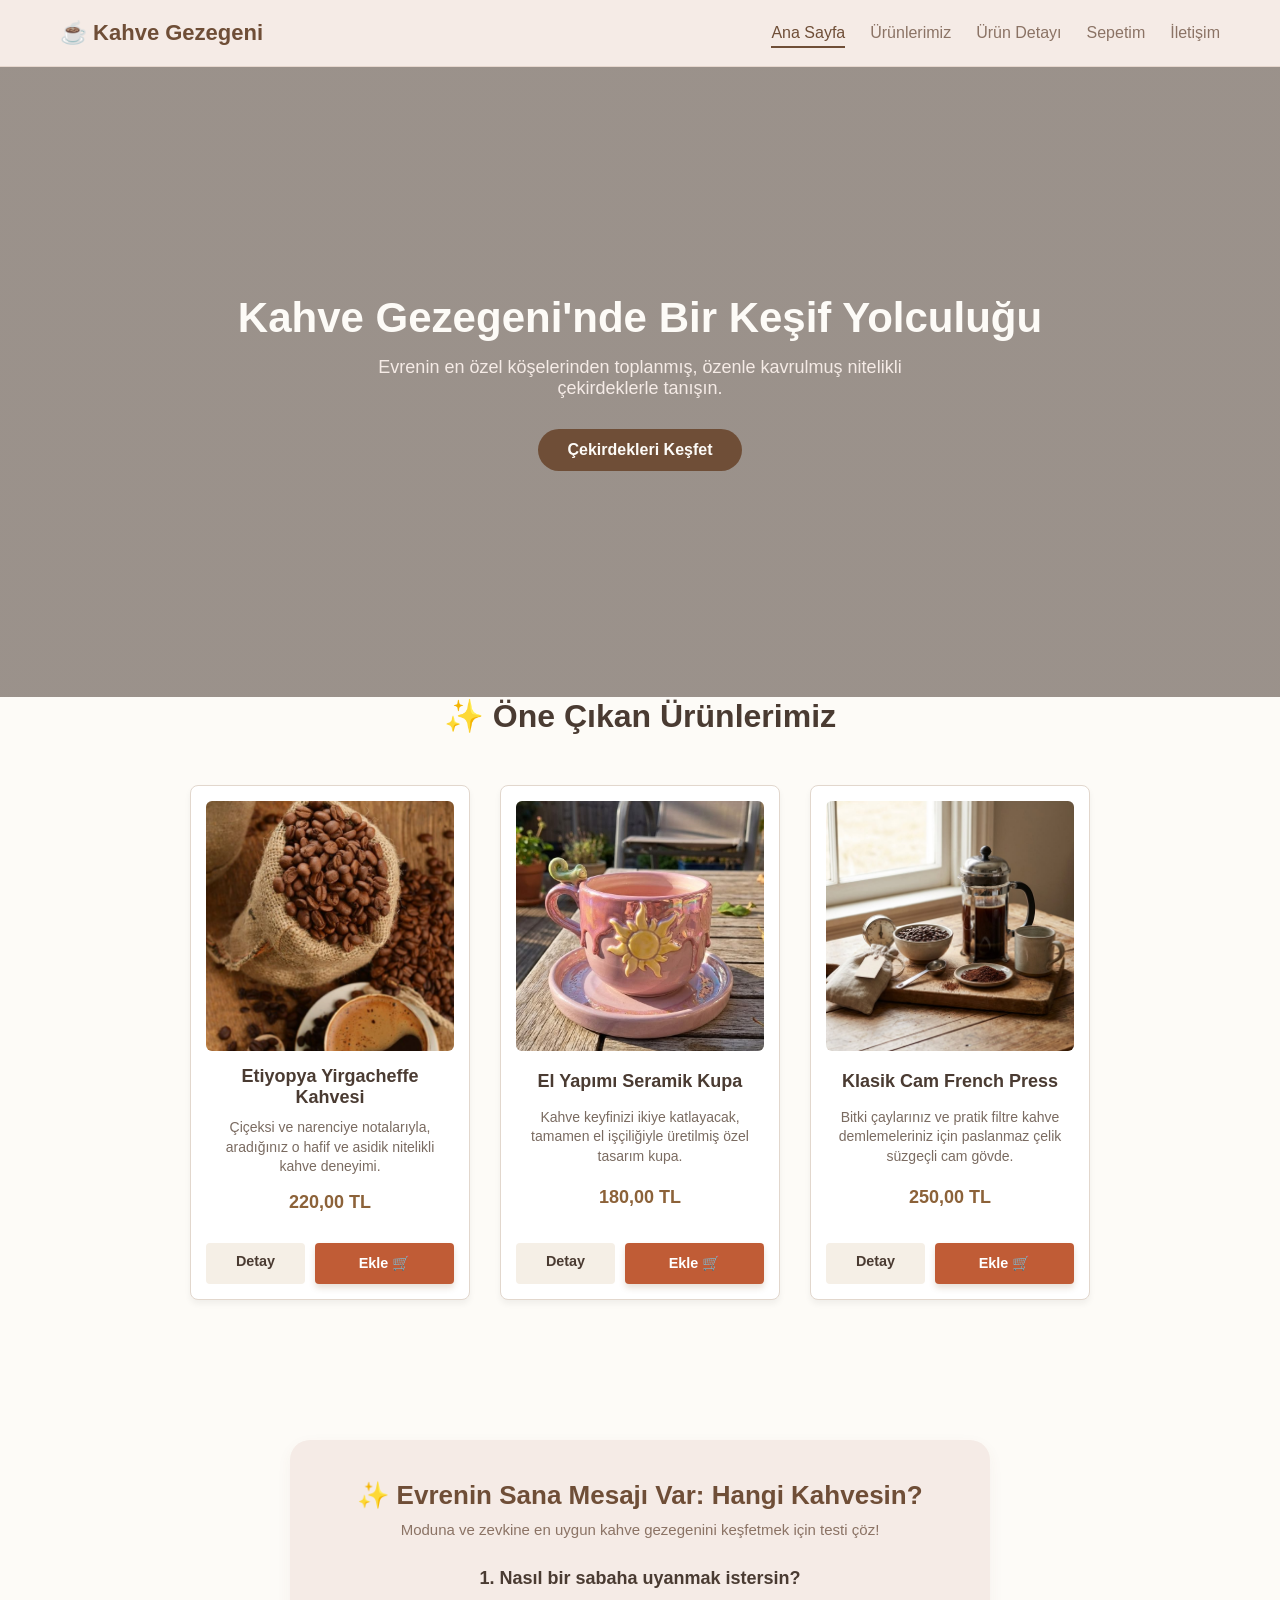
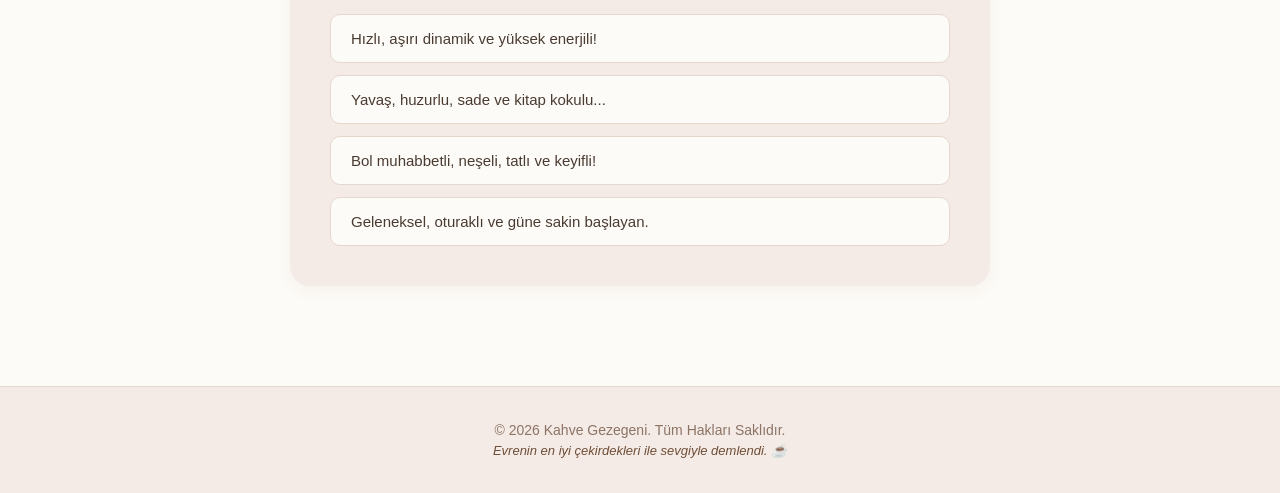
<file: index.html>
<!DOCTYPE html>
<html lang="tr">
<head>
    <meta charset="UTF-8">
    <meta name="viewport" content="width=device-width, initial-scale=1.0">
    <title>Kahve Gezegeni | Evrenin En İyi Çekirdekleri...</title>
    <link rel="stylesheet" href="styles/style.css">
</head>
<body>
    
    <nav class="navbar">
        <div class="nav-container">
            <a href="index.html" class="logo">☕ Kahve Gezegeni</a>
            <ul class="nav-links">
                <li><a href="index.html" class="active">Ana Sayfa</a></li>
                <li><a href="pages/urunler.html">Ürünlerimiz</a></li>
                <li><a href="pages/cekirdek-detay.html">Ürün Detayı</a></li>
                <li><a href="pages/sepet.html">Sepetim</a></li>
                <li><a href="pages/iletisim.html">İletişim</a></li>
            </ul>
        </div>
    </nav>

    <header class="hero-section">
        <div class="hero-content">
            <h1>Kahve Gezegeni'nde Bir Keşif Yolculuğu</h1>
            <p>Evrenin en özel köşelerinden toplanmış, özenle kavrulmuş nitelikli çekirdeklerle tanışın.</p>
            <a href="pages/urunler.html" class="hero-btn">Çekirdekleri Keşfet</a>
        </div>
    </header>

    <section class="products-section">
        <h2 style="text-align: center; margin-bottom: 30px; font-size: 2rem;">✨ Öne Çıkan Ürünlerimiz</h2>
        <div class="products-container">
            
            <div class="product-card" data-ad="Etiyopya Yirgacheffe Kahvesi" data-fiyat="220" data-resim="img/cekirdek.png">
                <div class="product-image-box">
                    <img src="img/cekirdek.png" alt="Etiyopya Yirgacheffe" class="product-img">
                </div>
                <h3>Etiyopya Yirgacheffe Kahvesi</h3>
                <p class="product-desc">Çiçeksi ve narenciye notalarıyla, aradığınız o hafif ve asidik nitelikli kahve deneyimi.</p>
                <p class="product-price">220,00 TL</p>
                <div class="product-actions" style="display: flex; gap: 10px; margin-top: 15px;">
                    <a href="pages/cekirdek-detay.html" class="view-detail-btn" style="flex: 1; text-align: center; text-decoration: none; padding: 10px; background: #f5efe6; color: #4a3b32; border-radius: 4px; font-weight: bold; font-size: 0.9rem;">Detay</a>
                    <button class="add-to-cart-btn" style="flex: 1; background: #c05c36; color: white; border: none; border-radius: 4px; cursor: pointer; font-weight: bold; font-size: 0.9rem;">Ekle 🛒</button>
                </div>
            </div>

            <div class="product-card" data-ad="El Yapımı Seramik Kupa" data-fiyat="180" data-resim="img/kupa.jpg">
                <div class="product-image-box">
                    <img src="img/kupa.jpg" alt="Tasarım Seramik Kupa" class="product-img">
                </div>
                <h3>El Yapımı Seramik Kupa</h3>
                <p class="product-desc">Kahve keyfinizi ikiye katlayacak, tamamen el işçiliğiyle üretilmiş özel tasarım kupa.</p>
                <p class="product-price">180,00 TL</p>
                <div class="product-actions" style="display: flex; gap: 10px; margin-top: 15px;">
                    <a href="pages/kupa-detay.html" class="view-detail-btn" style="flex: 1; text-align: center; text-decoration: none; padding: 10px; background: #f5efe6; color: #4a3b32; border-radius: 4px; font-weight: bold; font-size: 0.9rem;">Detay</a>
                    <button class="add-to-cart-btn" style="flex: 1; background: #c05c36; color: white; border: none; border-radius: 4px; cursor: pointer; font-weight: bold; font-size: 0.9rem;">Ekle 🛒</button>
                </div>
            </div>

            <div class="product-card" data-ad="Klasik Cam French Press" data-fiyat="250" data-resim="img/frenchpress.jpg">
                <div class="product-image-box">
                    <img src="img/frenchpress.jpg" alt="Klasik Cam French Press" class="product-img">
                </div>
                <h3>Klasik Cam French Press</h3>
                <p class="product-desc">Bitki çaylarınız ve pratik filtre kahve demlemeleriniz için paslanmaz çelik süzgeçli cam gövde.</p>
                <p class="product-price">250,00 TL</p>
                <div class="product-actions" style="display: flex; gap: 10px; margin-top: 15px;">
                    <a href="pages/frenchpress-detay.html" class="view-detail-btn" style="flex: 1; text-align: center; text-decoration: none; padding: 10px; background: #f5efe6; color: #4a3b32; border-radius: 4px; font-weight: bold; font-size: 0.9rem;">Detay</a>
                    <button class="add-to-cart-btn" style="flex: 1; background: #c05c36; color: white; border: none; border-radius: 4px; cursor: pointer; font-weight: bold; font-size: 0.9rem;">Ekle 🛒</button>
                </div>
            </div>

        </div>
    </section>

    <section class="quiz-section">
        <div class="quiz-container">
            <h2>✨ Evrenin Sana Mesajı Var: Hangi Kahvesin?</h2>
            <p class="quiz-subtitle">Moduna ve zevkine en uygun kahve gezegenini keşfetmek için testi çöz!</p>
            
            <div id="quiz-box">
                <p id="quiz-question" class="question-text">Nasıl bir sabaha uyanmak istersin?</p>
                <div id="quiz-options" class="quiz-options">
                    </div>
            </div>

            <div id="result-box" class="hidden">
                <h3 id="result-title">Sizin Kahveniz: ...</h3>
                <p id="result-desc">Buraya kahve açıklaması gelecek.</p>
                <button id="restart-btn" class="restart-btn">Testi Yeniden Çöz ☕</button>
            </div>
        </div>
    </section>
    
    <footer class="footer">
        <div class="footer-container">
            <p>&copy; 2026 Kahve Gezegeni. Tüm Hakları Saklıdır.</p>
            <p class="footer-credit">Evrenin en iyi çekirdekleri ile sevgiyle demlendi. ☕</p>
        </div>
    </footer>

    <script src="scripts/myscript.js"></script>
</body>
</html>
</file>
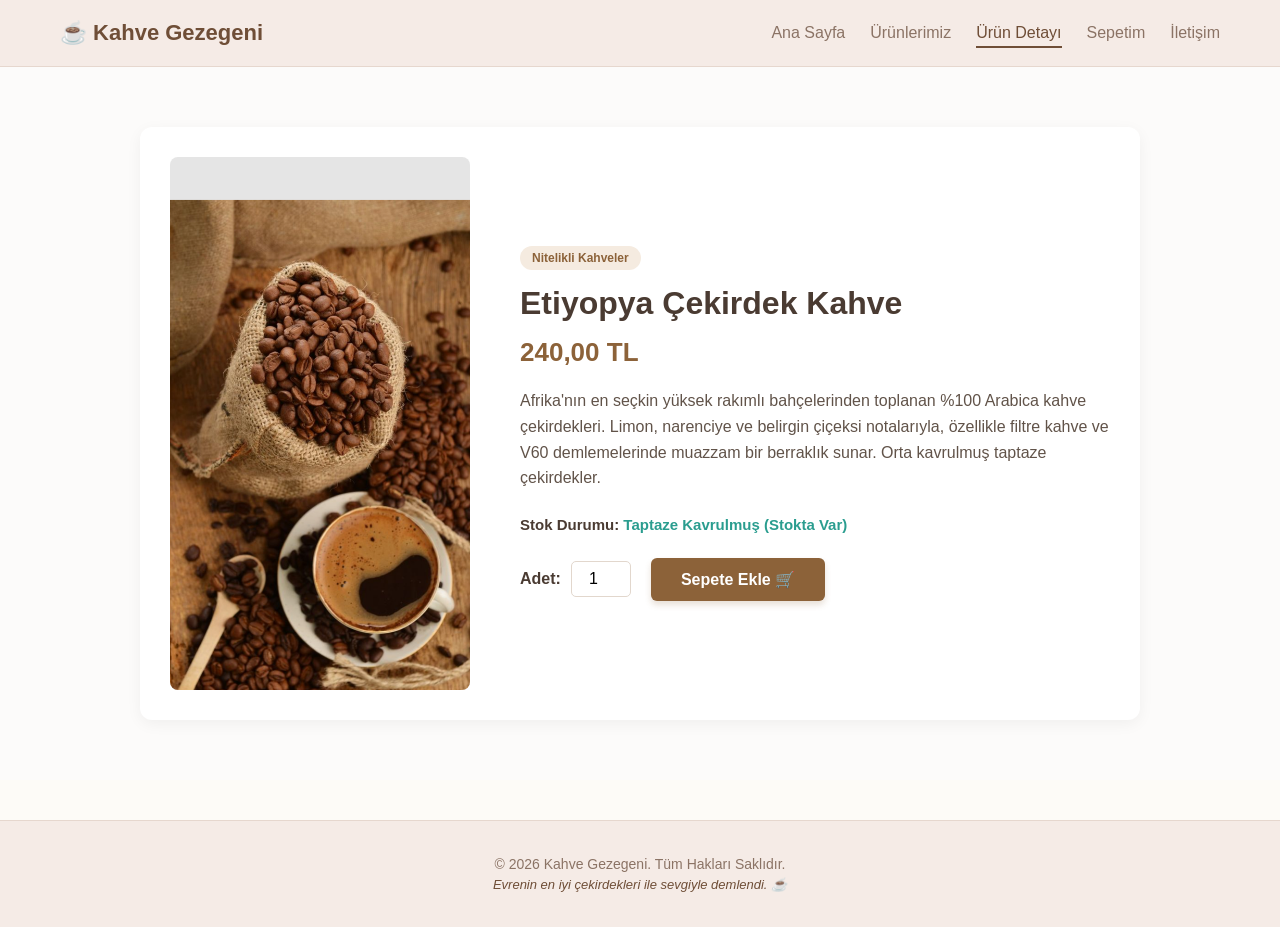
<file: pages/cekirdek-detay.html>
<!DOCTYPE html>
<html lang="tr">
<head>
    <meta charset="UTF-8">
    <meta name="viewport" content="width=device-width, initial-scale=1.0">
    <title>Etiyopya Çekirdek Kahve | Kahve Gezegeni</title>
    <link rel="stylesheet" href="../styles/style.css">
</head>
<body>

    <nav class="navbar">
        <div class="nav-container">
            <a href="../index.html" class="logo">☕ Kahve Gezegeni</a>
            <ul class="nav-links">
                <li><a href="../index.html">Ana Sayfa</a></li>
                <li><a href="urunler.html">Ürünlerimiz</a></li>
                <li><a href="cekirdek-detay.html" class="active">Ürün Detayı</a></li>
                <li><a href="sepet.html">Sepetim</a></li>
                <li><a href="iletisim.html">İletişim</a></li>
            </ul>
        </div>
    </nav>

    <section class="detail-section">
        <div class="detail-container">
            
            <div class="detail-image-box">
                <img src="../img/cekirdek.png" alt="Etiyopya Çekirdek Kahve" class="detail-img">
            </div>

            <div class="detail-content-box">
                <span class="category-badge">Nitelikli Kahveler</span>
                <h1 class="detail-title">Etiyopya Çekirdek Kahve</h1>
                <p class="detail-price">240,00 TL</p>
                
                <p class="detail-desc">
                    Afrika'nın en seçkin yüksek rakımlı bahçelerinden toplanan %100 Arabica kahve çekirdekleri. 
                    Limon, narenciye ve belirgin çiçeksi notalarıyla, özellikle filtre kahve ve V60 demlemelerinde muazzam bir berraklık sunar. 
                    Orta kavrulmuş taptaze çekirdekler.
                </p>

                <div class="product-status">
                    <p><strong>Stok Durumu:</strong> <span class="in-stock">Taptaze Kavrulmuş (Stokta Var)</span></p>
                </div>

                <div class="purchase-area detail-order-area" data-ad="Etiyopya Çekirdek Kahve" data-fiyat="240" data-resim="img/cekirdek.png">
                    <div class="quantity-box">
                        <label for="quantity">Adet:</label>
                        <input type="number" id="quantity" name="quantity" value="1" min="1" max="10">
                    </div>
                    <button id="single-add-to-cart-btn" class="add-to-cart-btn" style="border: none; cursor: pointer; font-family: inherit;">Sepete Ekle 🛒</button>
                </div>
            </div>

        </div>
    </section>

    <footer class="footer">
        <div class="footer-container">
            <p>&copy; 2026 Kahve Gezegeni. Tüm Hakları Saklıdır.</p>
            <p class="footer-credit">Evrenin en iyi çekirdekleri ile sevgiyle demlendi. ☕</p>
        </div>
    </footer>

    <script src="../scripts/myscript.js"></script>
</body>
</html>
</file>
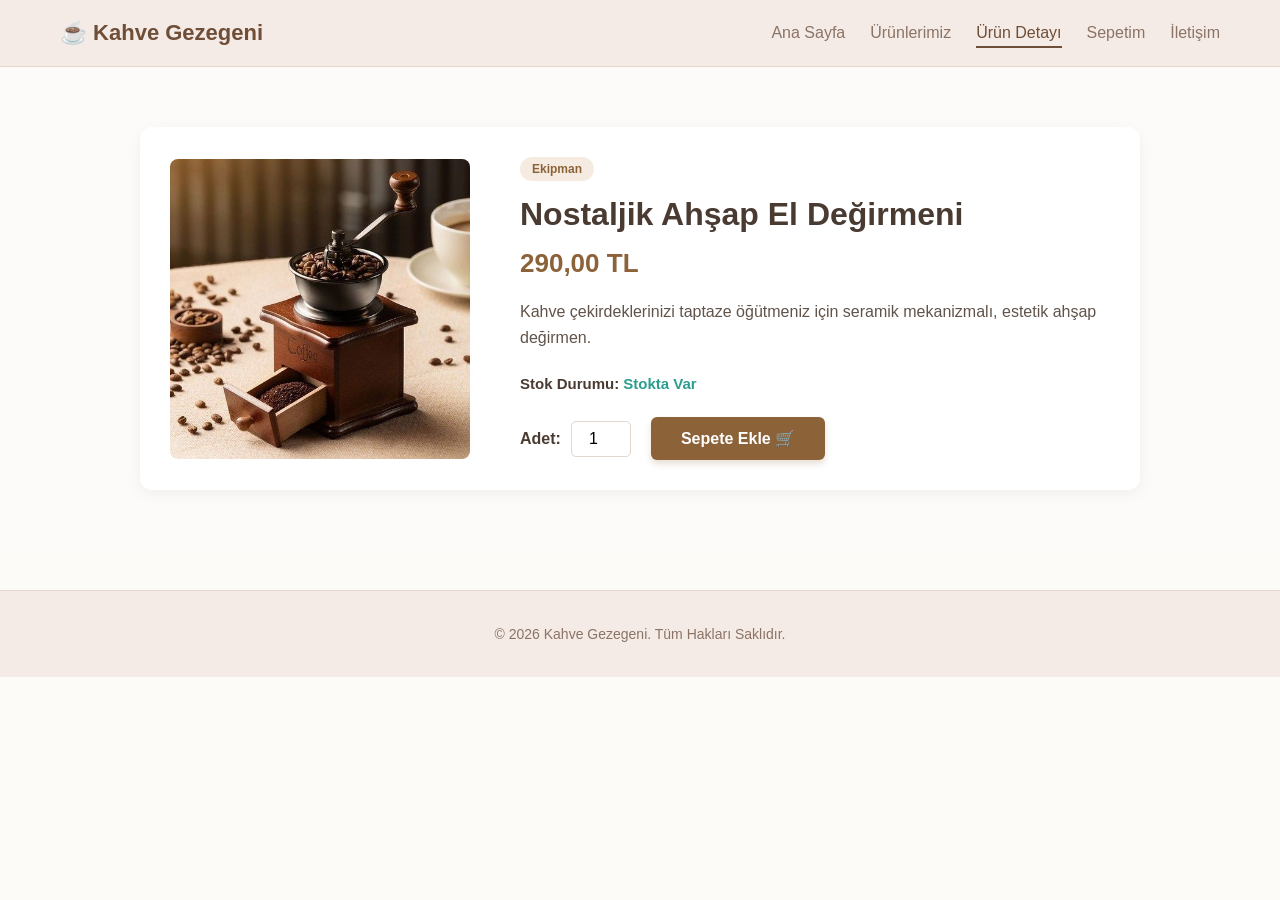
<file: pages/degirmen-detay.html>
<!DOCTYPE html>
<html lang="tr">
<head>
    <meta charset="UTF-8">
    <meta name="viewport" content="width=device-width, initial-scale=1.0">
    <title>Nostaljik Ahşap El Değirmeni | Kahve Gezegeni</title>
    <link rel="stylesheet" href="../styles/style.css">
</head>
<body>
    <nav class="navbar">
        <div class="nav-container">
            <a href="../index.html" class="logo">☕ Kahve Gezegeni</a>
            <ul class="nav-links">
                <li><a href="../index.html">Ana Sayfa</a></li>
                <li><a href="urunler.html">Ürünlerimiz</a></li>
                <li><a href="urunler.html" class="active">Ürün Detayı</a></li>
                <li><a href="sepet.html">Sepetim</a></li>
                <li><a href="iletisim.html">İletişim</a></li>
            </ul>
        </div>
    </nav>

    <section class="detail-section">
        <div class="detail-container">
            <div class="detail-image-box">
                <img src="../img/degirmen.jpg" alt="Nostaljik Ahşap El Değirmeni" class="detail-img">
            </div>
            <div class="detail-content-box">
                <span class="category-badge">Ekipman</span>
                <h1 class="detail-title">Nostaljik Ahşap El Değirmeni</h1>
                <p class="detail-price">290,00 TL</p>
                <p class="detail-desc">Kahve çekirdeklerinizi taptaze öğütmeniz için seramik mekanizmalı, estetik ahşap değirmen.</p>
                <div class="product-status">
                    <p><strong>Stok Durumu:</strong> <span class="in-stock">Stokta Var</span></p>
                </div>
                <!-- SİHİRLİ DOKUNUŞ BURADA -->
                <div class="purchase-area detail-order-area" data-ad="Nostaljik Ahşap El Değirmeni" data-fiyat="290" data-resim="img/degirmen.jpg">
                    <div class="quantity-box">
                        <label for="quantity">Adet:</label>
                        <input type="number" id="quantity" name="quantity" value="1" min="1" max="10">
                    </div>
                    <button class="add-to-cart-btn" style="border: none; cursor: pointer; font-family: inherit;">Sepete Ekle 🛒</button>
                </div>
            </div>
        </div>
    </section>

    <footer class="footer">
        <div class="footer-container"><p>&copy; 2026 Kahve Gezegeni. Tüm Hakları Saklıdır.</p></div>
    </footer>
    <script src="../scripts/myscript.js"></script>
</body>
</html>
</file>
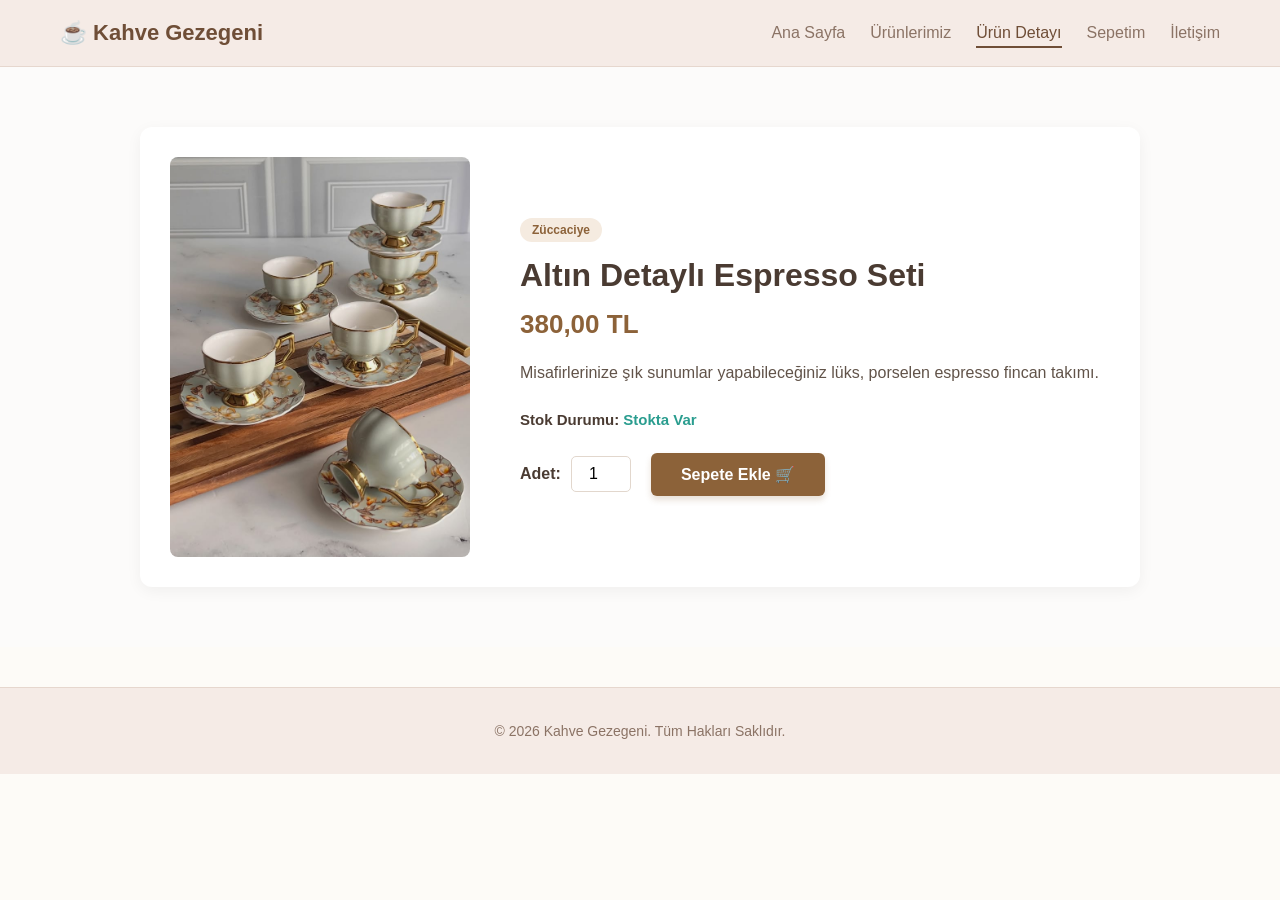
<file: pages/fincan-detay.html>
<!DOCTYPE html>
<html lang="tr">
<head>
    <meta charset="UTF-8">
    <meta name="viewport" content="width=device-width, initial-scale=1.0">
    <title>Altın Detaylı Espresso Seti | Kahve Gezegeni</title>
    <link rel="stylesheet" href="../styles/style.css">
</head>
<body>
    <nav class="navbar">
        <div class="nav-container">
            <a href="../index.html" class="logo">☕ Kahve Gezegeni</a>
            <ul class="nav-links">
                <li><a href="../index.html">Ana Sayfa</a></li>
                <li><a href="urunler.html">Ürünlerimiz</a></li>
                <li><a href="urunler.html" class="active">Ürün Detayı</a></li>
                <li><a href="sepet.html">Sepetim</a></li>
                <li><a href="iletisim.html">İletişim</a></li>
            </ul>
        </div>
    </nav>

    <section class="detail-section">
        <div class="detail-container">
            <div class="detail-image-box">
                <img src="../img/fincan.jpg" alt="Altın Detaylı Espresso Seti" class="detail-img">
            </div>
            <div class="detail-content-box">
                <span class="category-badge">Züccaciye</span>
                <h1 class="detail-title">Altın Detaylı Espresso Seti</h1>
                <p class="detail-price">380,00 TL</p>
                <p class="detail-desc">Misafirlerinize şık sunumlar yapabileceğiniz lüks, porselen espresso fincan takımı.</p>
                <div class="product-status">
                    <p><strong>Stok Durumu:</strong> <span class="in-stock">Stokta Var</span></p>
                </div>
                <!-- SİHİRLİ DOKUNUŞ BURADA -->
                <div class="purchase-area detail-order-area" data-ad="Altın Detaylı Espresso Seti" data-fiyat="380" data-resim="img/fincan.jpg">
                    <div class="quantity-box">
                        <label for="quantity">Adet:</label>
                        <input type="number" id="quantity" name="quantity" value="1" min="1" max="10">
                    </div>
                    <button class="add-to-cart-btn" style="border: none; cursor: pointer; font-family: inherit;">Sepete Ekle 🛒</button>
                </div>
            </div>
        </div>
    </section>

    <footer class="footer">
        <div class="footer-container"><p>&copy; 2026 Kahve Gezegeni. Tüm Hakları Saklıdır.</p></div>
    </footer>
    <script src="../scripts/myscript.js"></script>
</body>
</html>
</file>
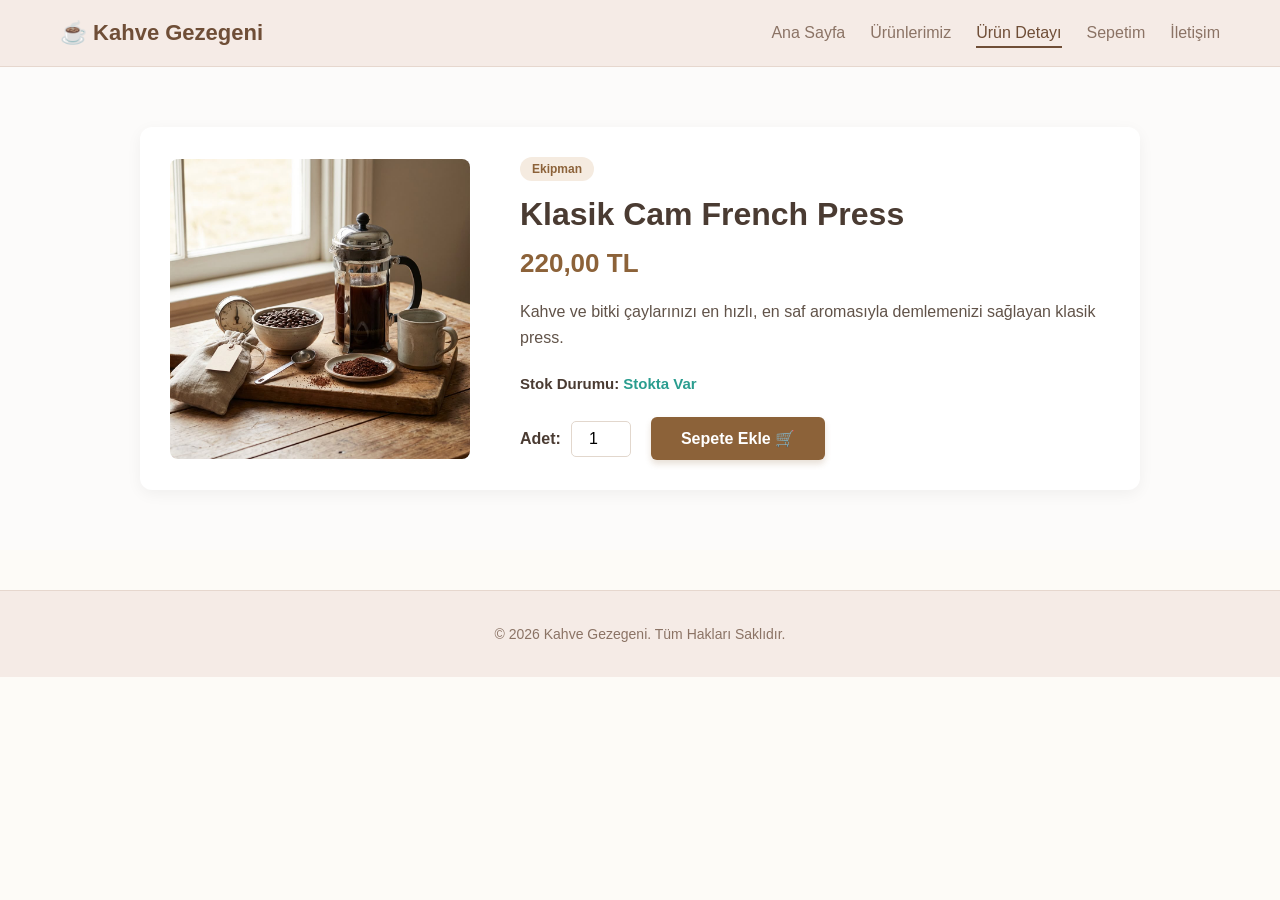
<file: pages/frenchpress-detay.html>
<!DOCTYPE html>
<html lang="tr">
<head>
    <meta charset="UTF-8">
    <meta name="viewport" content="width=device-width, initial-scale=1.0">
    <title>Klasik Cam French Press | Kahve Gezegeni</title>
    <link rel="stylesheet" href="../styles/style.css">
</head>
<body>
    <nav class="navbar">
        <div class="nav-container">
            <a href="../index.html" class="logo">☕ Kahve Gezegeni</a>
            <ul class="nav-links">
                <li><a href="../index.html">Ana Sayfa</a></li>
                <li><a href="urunler.html">Ürünlerimiz</a></li>
                <li><a href="urunler.html" class="active">Ürün Detayı</a></li>
                <li><a href="sepet.html">Sepetim</a></li>
                <li><a href="iletisim.html">İletişim</a></li>
            </ul>
        </div>
    </nav>

    <section class="detail-section">
        <div class="detail-container">
            <div class="detail-image-box">
                <img src="../img/frenchpress.jpg" alt="Klasik Cam French Press" class="detail-img">
            </div>
            <div class="detail-content-box">
                <span class="category-badge">Ekipman</span>
                <h1 class="detail-title">Klasik Cam French Press</h1>
                <p class="detail-price">220,00 TL</p>
                <p class="detail-desc">Kahve ve bitki çaylarınızı en hızlı, en saf aromasıyla demlemenizi sağlayan klasik press.</p>
                <div class="product-status">
                    <p><strong>Stok Durumu:</strong> <span class="in-stock">Stokta Var</span></p>
                </div>
                <!-- SİHİRLİ DOKUNUŞ BURADA -->
                <div class="purchase-area detail-order-area" data-ad="Klasik Cam French Press" data-fiyat="220" data-resim="img/frenchpress.jpg">
                    <div class="quantity-box">
                        <label for="quantity">Adet:</label>
                        <input type="number" id="quantity" name="quantity" value="1" min="1" max="10">
                    </div>
                    <button class="add-to-cart-btn" style="border: none; cursor: pointer; font-family: inherit;">Sepete Ekle 🛒</button>
                </div>
            </div>
        </div>
    </section>

    <footer class="footer">
        <div class="footer-container"><p>&copy; 2026 Kahve Gezegeni. Tüm Hakları Saklıdır.</p></div>
    </footer>
    <script src="../scripts/myscript.js"></script>
</body>
</html>
</file>
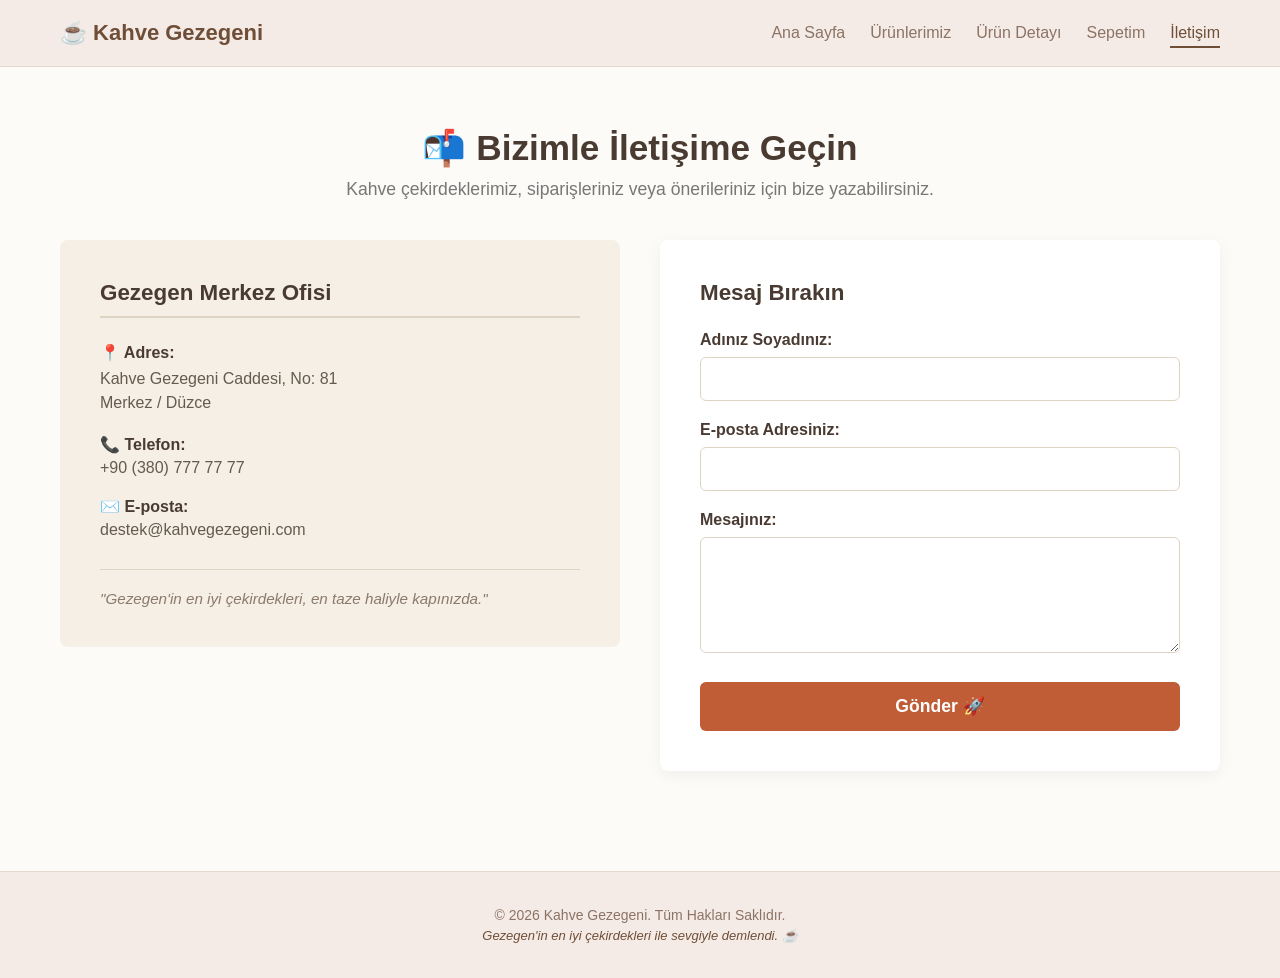
<file: pages/iletisim.html>
<!DOCTYPE html>
<html lang="tr">
<head>
    <meta charset="UTF-8">
    <meta name="viewport" content="width=device-width, initial-scale=1.0">
    <title>İletişim | Kahve Gezegeni</title>
    <link rel="stylesheet" href="../styles/style.css">
</head>
<body>

    
    <nav class="navbar">
        <div class="nav-container">
            <a href="../index.html" class="logo">☕ Kahve Gezegeni</a>
            <ul class="nav-links">
                <li><a href="../index.html">Ana Sayfa</a></li>
                <li><a href="urunler.html">Ürünlerimiz</a></li>
                <li><a href="cekirdek-detay.html">Ürün Detayı</a></li>
                <li><a href="sepet.html">Sepetim</a></li>
                <li><a href="iletisim.html" class="active">İletişim</a></li>
            </ul>
        </div>
    </nav>

    
    <section class="contact-section" style="padding: 60px 20px; max-width: 1200px; margin: 0 auto;">
        <h1 style="text-align: center; margin-bottom: 10px; font-size: 2.2rem; color: #4a3b32;">📬 Bizimle İletişime Geçin</h1>
        <p style="text-align: center; color: #777; margin-bottom: 40px; font-size: 1.1rem;">Kahve çekirdeklerimiz, siparişleriniz veya önerileriniz için bize yazabilirsiniz.</p>

    
        <div class="contact-wrapper" style="display: flex; flex-wrap: wrap; gap: 40px; align-items: flex-start;">
            
    
            <div class="contact-info" style="flex: 1; min-width: 300px; background: #f5efe6; padding: 40px; border-radius: 8px; color: #4a3b32;">
                <h3 style="font-size: 1.4rem; margin-bottom: 25px; border-bottom: 2px solid #dfd3c3; padding-bottom: 10px;">Gezegen Merkez Ofisi</h3>
                
                <div style="margin-bottom: 20px;">
                    <p style="font-weight: bold; margin-bottom: 5px;">📍 Adres:</p>
                    <p style="color: #665a4e; line-height: 1.5;">Kahve Gezegeni Caddesi, No: 81<br>Merkez / Düzce</p>
                </div>

                <div style="margin-bottom: 20px;">
                    <p style="font-weight: bold; margin-bottom: 5px;">📞 Telefon:</p>
                    <p style="color: #665a4e;">+90 (380) 777 77 77</p>
                </div>

                <div style="margin-bottom: 20px;">
                    <p style="font-weight: bold; margin-bottom: 5px;">✉️ E-posta:</p>
                    <p style="color: #665a4e;">destek@kahvegezegeni.com</p>
                </div>

                <div style="margin-top: 30px; padding-top: 20px; border-top: 1px solid #dfd3c3;">
                    <p style="font-style: italic; color: #8c7a6b; font-size: 0.95rem;">"Gezegen'in en iyi çekirdekleri, en taze haliyle kapınızda."</p>
                </div>
            </div>

            
            <div class="contact-form-container" style="flex: 1; min-width: 300px; background: #fff; padding: 40px; border-radius: 8px; box-shadow: 0 4px 15px rgba(0,0,0,0.05);">
                <h3 style="font-size: 1.4rem; color: #4a3b32; margin-bottom: 25px;">Mesaj Bırakın</h3>
                
                <form id="contact-form">
                    <div style="margin-bottom: 20px;">
                        <label for="name" style="display: block; margin-bottom: 8px; color: #4a3b32; font-weight: bold;">Adınız Soyadınız:</label>
                        <input type="text" id="name" required style="width: 100%; padding: 12px; border: 1px solid #dfd3c3; border-radius: 6px; box-sizing: border-box; font-size: 1rem;">
                    </div>

                    <div style="margin-bottom: 20px;">
                        <label for="email" style="display: block; margin-bottom: 8px; color: #4a3b32; font-weight: bold;">E-posta Adresiniz:</label>
                        <input type="email" id="email" required style="width: 100%; padding: 12px; border: 1px solid #dfd3c3; border-radius: 6px; box-sizing: border-box; font-size: 1rem;">
                    </div>

                    <div style="margin-bottom: 25px;">
                        <label for="message" style="display: block; margin-bottom: 8px; color: #4a3b32; font-weight: bold;">Mesajınız:</label>
                        <textarea id="message" rows="5" required style="width: 100%; padding: 12px; border: 1px solid #dfd3c3; border-radius: 6px; box-sizing: border-box; font-size: 1rem; resize: vertical; font-family: inherit;"></textarea>
                    </div>

                    <button type="submit" style="width: 100%; background: #c05c36; color: #fff; border: none; padding: 14px; border-radius: 6px; font-size: 1.1rem; font-weight: bold; cursor: pointer; transition: background 0.3s;">
                        Gönder 🚀
                    </button>
                </form>
            </div>

        </div>
    </section>

    
    <footer class="footer">
        <div class="footer-container">
            <p>&copy; 2026 Kahve Gezegeni. Tüm Hakları Saklıdır.</p>
            <p class="footer-credit">Gezegen'in en iyi çekirdekleri ile sevgiyle demlendi. ☕</p>
        </div>
    </footer>

    <!-- Harici JavaScript dosyamızı bağlıyoruz -->
    <script src="../scripts/myscript.js"></script>
</body>
</html>
</file>
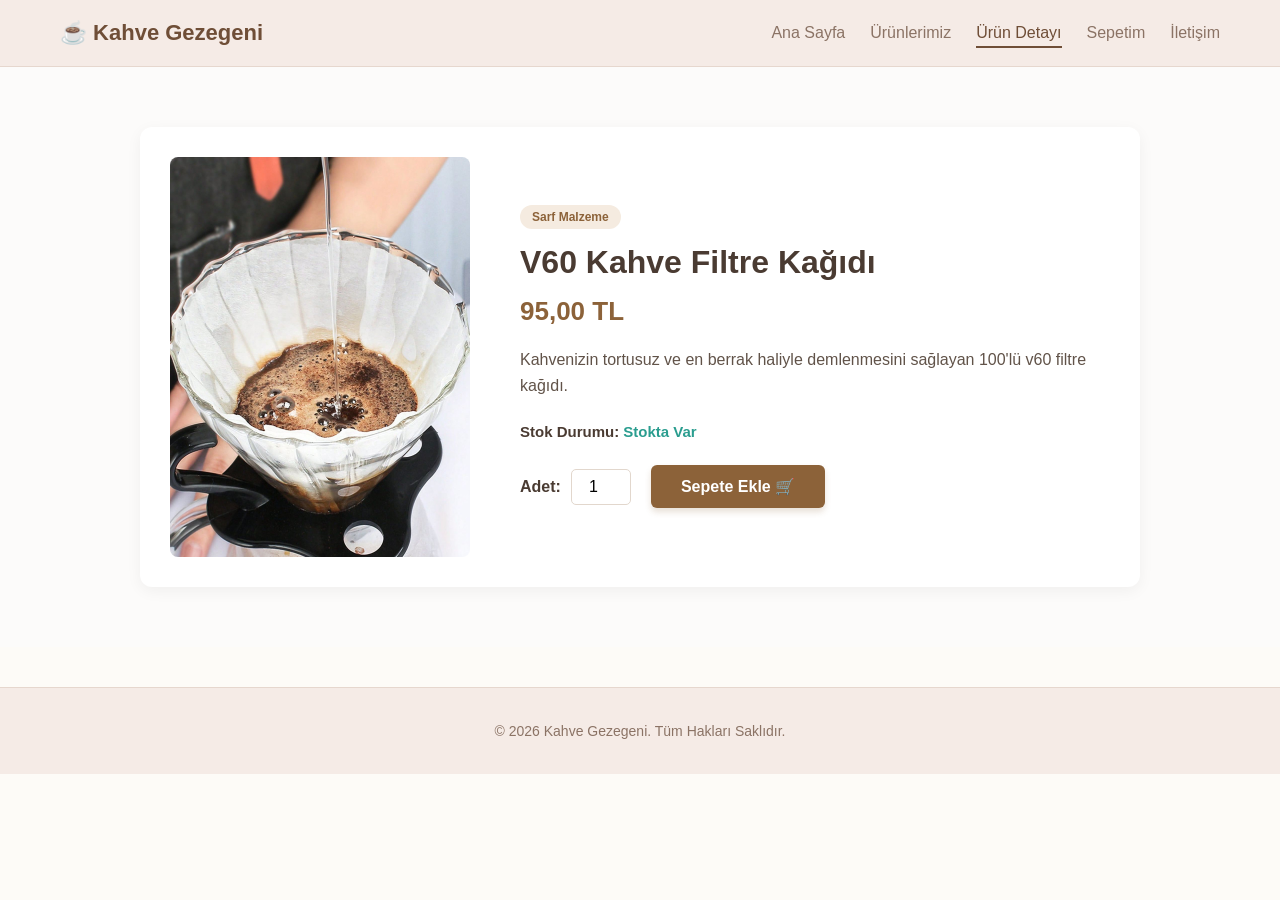
<file: pages/kagit-detay.html>
<!DOCTYPE html>
<html lang="tr">
<head>
    <meta charset="UTF-8">
    <meta name="viewport" content="width=device-width, initial-scale=1.0">
    <title>V60 Kahve Filtre Kağıdı | Kahve Gezegeni</title>
    <link rel="stylesheet" href="../styles/style.css">
</head>
<body>
    <nav class="navbar">
        <div class="nav-container">
            <a href="../index.html" class="logo">☕ Kahve Gezegeni</a>
            <ul class="nav-links">
                <li><a href="../index.html">Ana Sayfa</a></li>
                <li><a href="urunler.html">Ürünlerimiz</a></li>
                <li><a href="urunler.html" class="active">Ürün Detayı</a></li>
                <li><a href="sepet.html">Sepetim</a></li>
                <li><a href="iletisim.html">İletişim</a></li>
            </ul>
        </div>
    </nav>

    <section class="detail-section">
        <div class="detail-container">
            <div class="detail-image-box">
                <img src="../img/kagit.jpg" alt="V60 Kahve Filtre Kağıdı" class="detail-img">
            </div>
            <div class="detail-content-box">
                <span class="category-badge">Sarf Malzeme</span>
                <h1 class="detail-title">V60 Kahve Filtre Kağıdı</h1>
                <p class="detail-price">95,00 TL</p>
                <p class="detail-desc">Kahvenizin tortusuz ve en berrak haliyle demlenmesini sağlayan 100'lü v60 filtre kağıdı.</p>
                <div class="product-status">
                    <p><strong>Stok Durumu:</strong> <span class="in-stock">Stokta Var</span></p>
                </div>
                <!-- SİHİRLİ DOKUNUŞ BURADA -->
                <div class="purchase-area detail-order-area" data-ad="V60 Kahve Filtre Kağıdı" data-fiyat="95" data-resim="img/kagit.jpg">
                    <div class="quantity-box">
                        <label for="quantity">Adet:</label>
                        <input type="number" id="quantity" name="quantity" value="1" min="1" max="10">
                    </div>
                    <button class="add-to-cart-btn" style="border: none; cursor: pointer; font-family: inherit;">Sepete Ekle 🛒</button>
                </div>
            </div>
        </div>
    </section>

    <footer class="footer">
        <div class="footer-container"><p>&copy; 2026 Kahve Gezegeni. Tüm Hakları Saklıdır.</p></div>
    </footer>
    <script src="../scripts/myscript.js"></script>
</body>
</html>
</file>
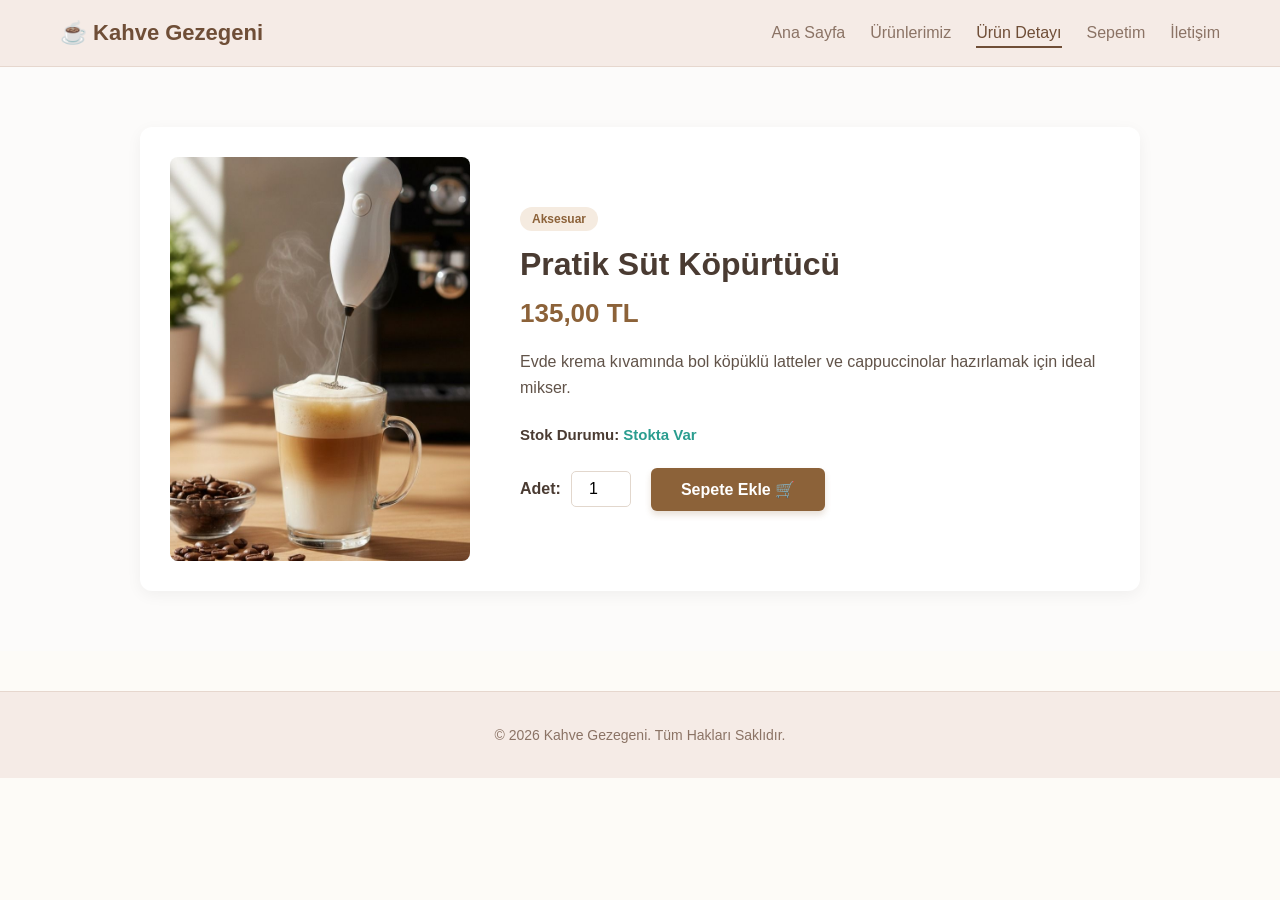
<file: pages/kopurtucu-detay.html>
<!DOCTYPE html>
<html lang="tr">
<head>
    <meta charset="UTF-8">
    <meta name="viewport" content="width=device-width, initial-scale=1.0">
    <title>Pratik Süt Köpürtücü | Kahve Gezegeni</title>
    <link rel="stylesheet" href="../styles/style.css">
</head>
<body>
    <nav class="navbar">
        <div class="nav-container">
            <a href="../index.html" class="logo">☕ Kahve Gezegeni</a>
            <ul class="nav-links">
                <li><a href="../index.html">Ana Sayfa</a></li>
                <li><a href="urunler.html">Ürünlerimiz</a></li>
                <li><a href="urunler.html" class="active">Ürün Detayı</a></li>
                <li><a href="sepet.html">Sepetim</a></li>
                <li><a href="iletisim.html">İletişim</a></li>
            </ul>
        </div>
    </nav>

    <section class="detail-section">
        <div class="detail-container">
            <div class="detail-image-box">
                <img src="../img/kopurtucu.jpg" alt="Pratik Süt Köpürtücü" class="detail-img">
            </div>
            <div class="detail-content-box">
                <span class="category-badge">Aksesuar</span>
                <h1 class="detail-title">Pratik Süt Köpürtücü</h1>
                <p class="detail-price">135,00 TL</p>
                <p class="detail-desc">Evde krema kıvamında bol köpüklü latteler ve cappuccinolar hazırlamak için ideal mikser.</p>
                <div class="product-status">
                    <p><strong>Stok Durumu:</strong> <span class="in-stock">Stokta Var</span></p>
                </div>
                <!-- SİHİRLİ DOKUNUŞ BURADA -->
                <div class="purchase-area detail-order-area" data-ad="Pratik Süt Köpürtücü" data-fiyat="135" data-resim="img/kopurtucu.jpg">
                    <div class="quantity-box">
                        <label for="quantity">Adet:</label>
                        <input type="number" id="quantity" name="quantity" value="1" min="1" max="10">
                    </div>
                    <button class="add-to-cart-btn" style="border: none; cursor: pointer; font-family: inherit;">Sepete Ekle 🛒</button>
                </div>
            </div>
        </div>
    </section>

    <footer class="footer">
        <div class="footer-container"><p>&copy; 2026 Kahve Gezegeni. Tüm Hakları Saklıdır.</p></div>
    </footer>
    <script src="../scripts/myscript.js"></script>
</body>
</html>
</file>
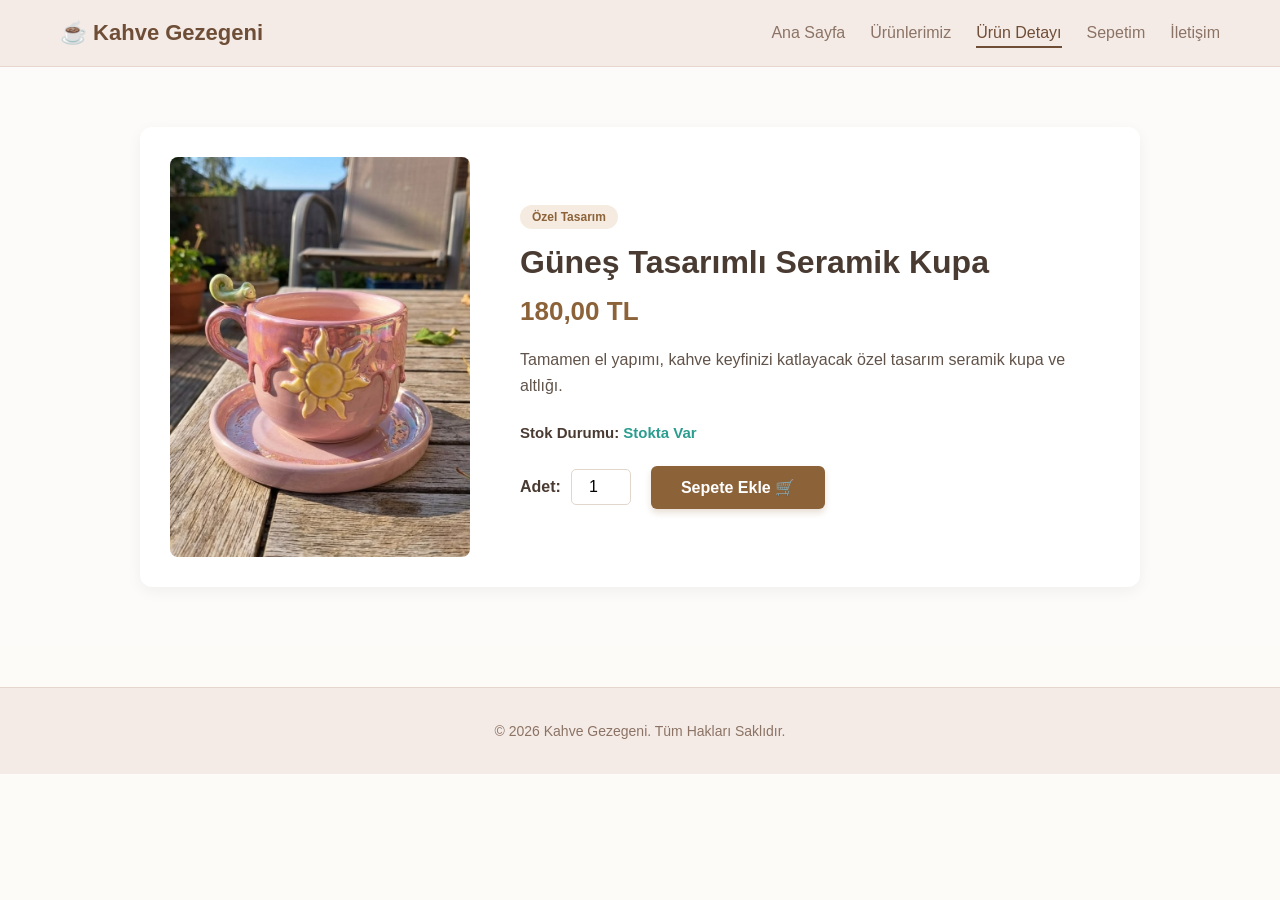
<file: pages/kupa-detay.html>
<!DOCTYPE html>
<html lang="tr">
<head>
    <meta charset="UTF-8">
    <meta name="viewport" content="width=device-width, initial-scale=1.0">
    <title>Güneş Tasarımlı Seramik Kupa | Kahve Gezegeni</title>
    <link rel="stylesheet" href="../styles/style.css">
</head>
<body>
    <nav class="navbar">
        <div class="nav-container">
            <a href="../index.html" class="logo">☕ Kahve Gezegeni</a>
            <ul class="nav-links">
                <li><a href="../index.html">Ana Sayfa</a></li>
                <li><a href="urunler.html">Ürünlerimiz</a></li>
                <li><a href="urunler.html" class="active">Ürün Detayı</a></li>
                <li><a href="sepet.html">Sepetim</a></li>
                <li><a href="iletisim.html">İletişim</a></li>
            </ul>
        </div>
    </nav>

    <section class="detail-section">
        <div class="detail-container">
            <div class="detail-image-box">
                <img src="../img/kupa.jpg" alt="Güneş Tasarımlı Seramik Kupa" class="detail-img">
            </div>
            <div class="detail-content-box">
                <span class="category-badge">Özel Tasarım</span>
                <h1 class="detail-title">Güneş Tasarımlı Seramik Kupa</h1>
                <p class="detail-price">180,00 TL</p>
                <p class="detail-desc">Tamamen el yapımı, kahve keyfinizi katlayacak özel tasarım seramik kupa ve altlığı.</p>
                <div class="product-status">
                    <p><strong>Stok Durumu:</strong> <span class="in-stock">Stokta Var</span></p>
                </div>
                <!-- SİHİRLİ DOKUNUŞ BURADA -->
                <div class="purchase-area detail-order-area" data-ad="Güneş Tasarımlı Seramik Kupa" data-fiyat="180" data-resim="img/kupa.jpg">
                    <div class="quantity-box">
                        <label for="quantity">Adet:</label>
                        <input type="number" id="quantity" name="quantity" value="1" min="1" max="10">
                    </div>
                    <button class="add-to-cart-btn" style="border: none; cursor: pointer; font-family: inherit;">Sepete Ekle 🛒</button>
                </div>
            </div>
        </div>
    </section>

    <footer class="footer">
        <div class="footer-container"><p>&copy; 2026 Kahve Gezegeni. Tüm Hakları Saklıdır.</p></div>
    </footer>
    <script src="../scripts/myscript.js"></script>
</body>
</html>
</file>
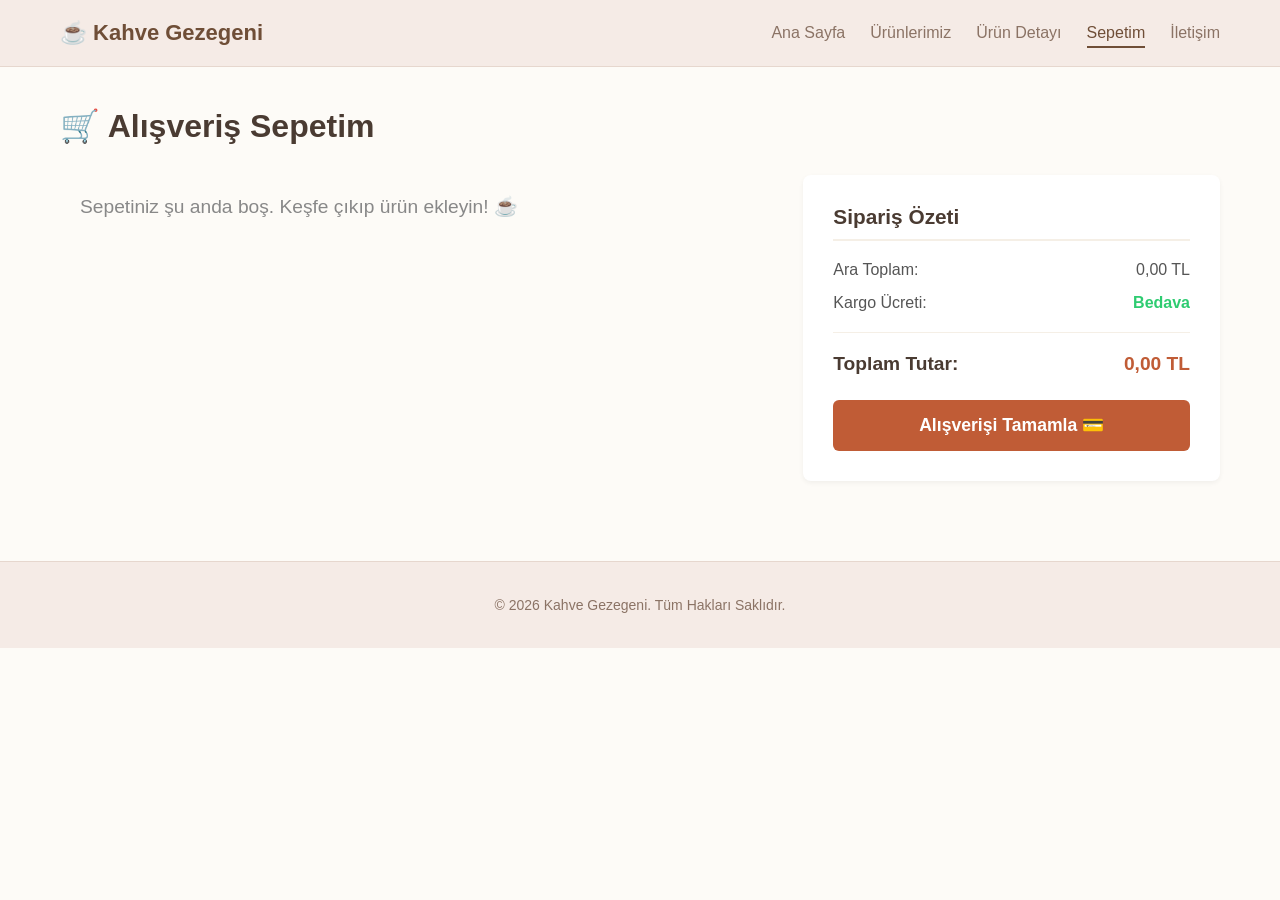
<file: pages/sepet.html>
<!DOCTYPE html>
<html lang="tr">
<head>
    <meta charset="UTF-8">
    <meta name="viewport" content="width=device-width, initial-scale=1.0">
    <title>Sepetim | Kahve Gezegeni</title>
    <link rel="stylesheet" href="../styles/style.css">
</head>
<body>

    <nav class="navbar">
        <div class="nav-container">
            <a href="../index.html" class="logo">☕ Kahve Gezegeni</a>
            <ul class="nav-links">
                <li><a href="../index.html">Ana Sayfa</a></li>
                <li><a href="urunler.html">Ürünlerimiz</a></li>
                <li><a href="cekirdek-detay.html">Ürün Detayı</a></li>
                <li><a href="sepet.html" class="active">Sepetim</a></li>
                <li><a href="iletisim.html">İletişim</a></li>
            </ul>
        </div>
    </nav>

    <section class="cart-section" style="padding: 40px 20px; max-width: 1200px; margin: 0 auto;">
        <h1 style="margin-bottom: 30px; font-size: 2rem; color: #4a3b32;">🛒 Alışveriş Sepetim</h1>
        
        <div class="cart-wrapper" style="display: flex; flex-wrap: wrap; gap: 30px;">
            
            <div id="cart-items-container" style="flex: 2; min-width: 300px;"></div>

            <div class="cart-summary" style="flex: 1; min-width: 300px; background: #fff; padding: 30px; border-radius: 8px; box-shadow: 0 2px 5px rgba(0,0,0,0.05); height: fit-content;">
                <h3 style="font-size: 1.3rem; color: #4a3b32; margin-bottom: 20px; border-bottom: 2px solid #f5efe6; padding-bottom: 10px;">Sipariş Özeti</h3>
                
                <div style="display: flex; justify-content: space-between; margin-bottom: 15px; color: #555;">
                    <span>Ara Toplam:</span>
                    <span id="subtotal-price">0,00 TL</span>
                </div>
                <div style="display: flex; justify-content: space-between; margin-bottom: 15px; color: #555;">
                    <span>Kargo Ücreti:</span>
                    <span style="color: #2ecc71; font-weight: bold;">Bedava</span>
                </div>
                <hr style="border: none; border-top: 1px solid #f5efe6; margin: 20px 0;">
                <div style="display: flex; justify-content: space-between; margin-bottom: 25px; font-size: 1.2rem; font-weight: bold; color: #4a3b32;">
                    <span>Toplam Tutar:</span>
                    <span id="total-price" style="color: #c05c36;">0,00 TL</span>
                </div>

                <button id="checkout-btn" style="width: 100%; background: #c05c36; color: #fff; border: none; padding: 15px; border-radius: 6px; font-size: 1.1rem; font-weight: bold; cursor: pointer;">
                    Alışverişi Tamamla 💳
                </button>
            </div>

        </div>
    </section>

    <footer class="footer">
        <div class="footer-container">
            <p>&copy; 2026 Kahve Gezegeni. Tüm Hakları Saklıdır.</p>
        </div>
    </footer>

    <script src="../scripts/myscript.js"></script>
</body>
</html>
</file>
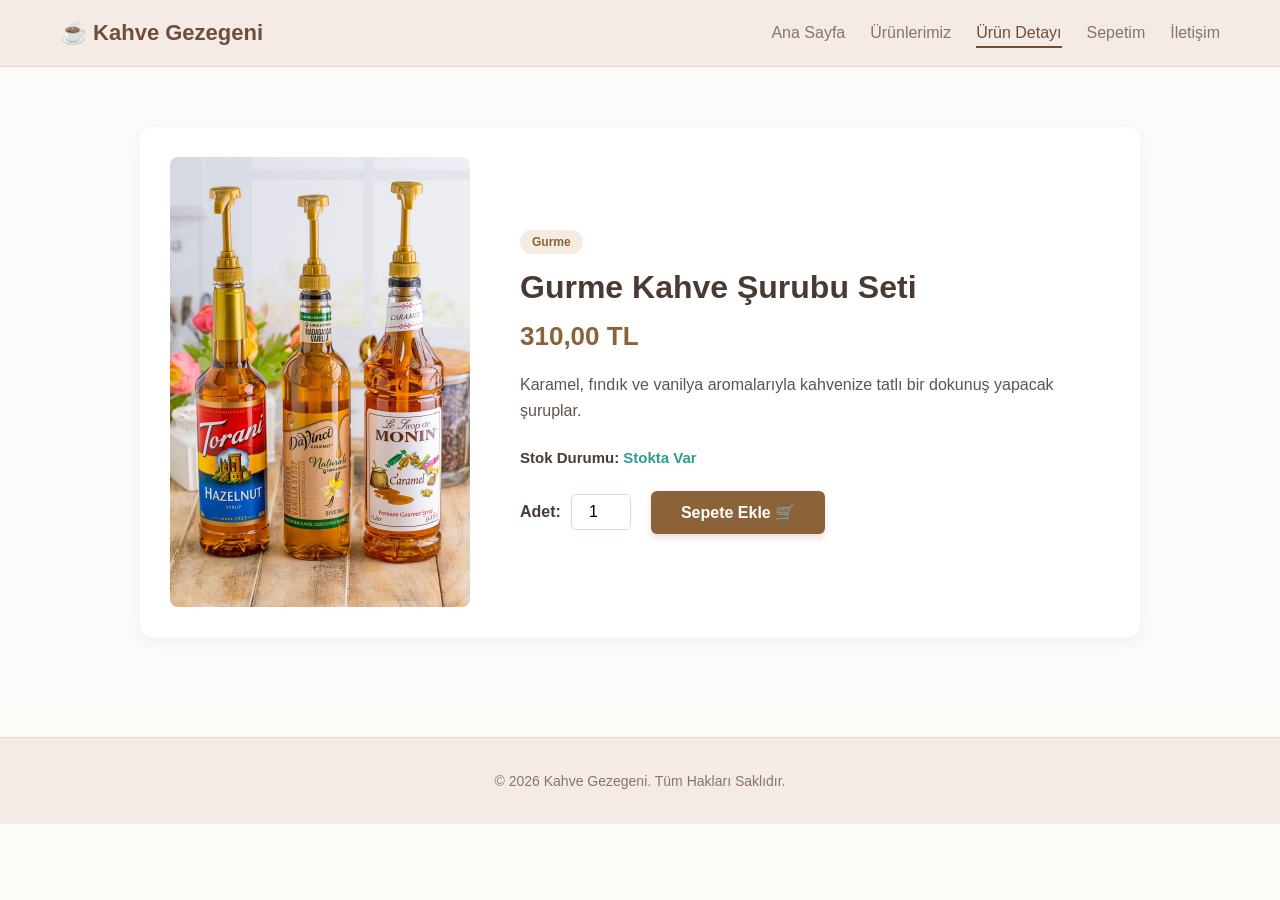
<file: pages/surup-detay.html>
<!DOCTYPE html>
<html lang="tr">
<head>
    <meta charset="UTF-8">
    <meta name="viewport" content="width=device-width, initial-scale=1.0">
    <title>Gurme Kahve Şurubu Seti | Kahve Gezegeni</title>
    <link rel="stylesheet" href="../styles/style.css">
</head>
<body>
    <nav class="navbar">
        <div class="nav-container">
            <a href="../index.html" class="logo">☕ Kahve Gezegeni</a>
            <ul class="nav-links">
                <li><a href="../index.html">Ana Sayfa</a></li>
                <li><a href="urunler.html">Ürünlerimiz</a></li>
                <li><a href="urunler.html" class="active">Ürün Detayı</a></li>
                <li><a href="sepet.html">Sepetim</a></li>
                <li><a href="iletisim.html">İletişim</a></li>
            </ul>
        </div>
    </nav>

    <section class="detail-section">
        <div class="detail-container">
            <div class="detail-image-box">
                <img src="../img/surup.jpg" alt="Gurme Kahve Şurubu Seti" class="detail-img">
            </div>
            <div class="detail-content-box">
                <span class="category-badge">Gurme</span>
                <h1 class="detail-title">Gurme Kahve Şurubu Seti</h1>
                <p class="detail-price">310,00 TL</p>
                <p class="detail-desc">Karamel, fındık ve vanilya aromalarıyla kahvenize tatlı bir dokunuş yapacak şuruplar.</p>
                <div class="product-status">
                    <p><strong>Stok Durumu:</strong> <span class="in-stock">Stokta Var</span></p>
                </div>
                <!-- SİHİRLİ DOKUNUŞ BURADA -->
                <div class="purchase-area detail-order-area" data-ad="Gurme Kahve Şurubu Seti" data-fiyat="310" data-resim="img/surup.jpg">
                    <div class="quantity-box">
                        <label for="quantity">Adet:</label>
                        <input type="number" id="quantity" name="quantity" value="1" min="1" max="10">
                    </div>
                    <button class="add-to-cart-btn" style="border: none; cursor: pointer; font-family: inherit;">Sepete Ekle 🛒</button>
                </div>
            </div>
        </div>
    </section>

    <footer class="footer">
        <div class="footer-container"><p>&copy; 2026 Kahve Gezegeni. Tüm Hakları Saklıdır.</p></div>
    </footer>
    <script src="../scripts/myscript.js"></script>
</body>
</html>
</file>
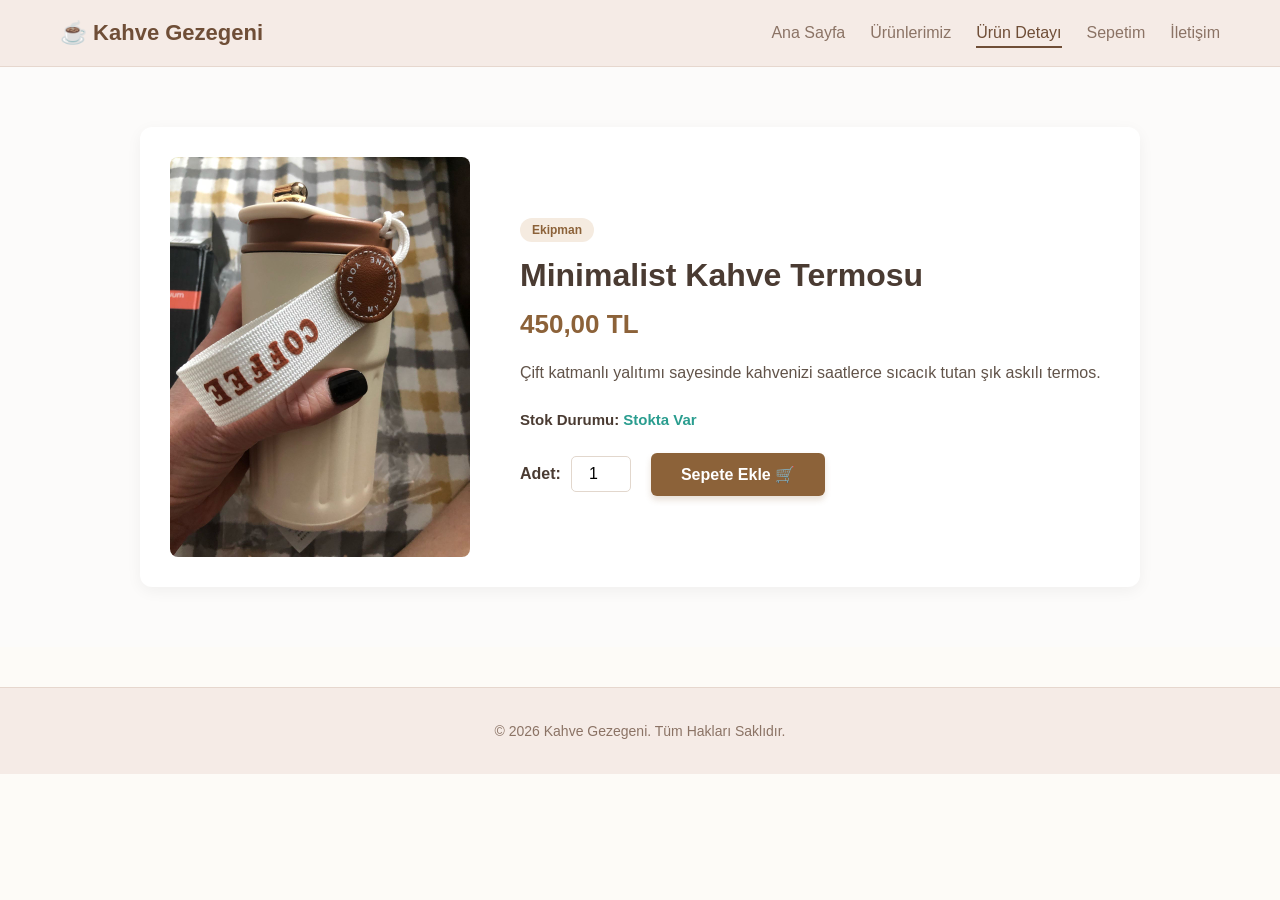
<file: pages/termos-detay.html>
<!DOCTYPE html>
<html lang="tr">
<head>
    <meta charset="UTF-8">
    <meta name="viewport" content="width=device-width, initial-scale=1.0">
    <title>Minimalist Kahve Termosu | Kahve Gezegeni</title>
    <link rel="stylesheet" href="../styles/style.css">
</head>
<body>
    <nav class="navbar">
        <div class="nav-container">
            <a href="../index.html" class="logo">☕ Kahve Gezegeni</a>
            <ul class="nav-links">
                <li><a href="../index.html">Ana Sayfa</a></li>
                <li><a href="urunler.html">Ürünlerimiz</a></li>
                <li><a href="urunler.html" class="active">Ürün Detayı</a></li>
                <li><a href="sepet.html">Sepetim</a></li>
                <li><a href="iletisim.html">İletişim</a></li>
            </ul>
        </div>
    </nav>

    <section class="detail-section">
        <div class="detail-container">
            <div class="detail-image-box">
                <img src="../img/termos.jpg" alt="Minimalist Kahve Termosu" class="detail-img">
            </div>
            <div class="detail-content-box">
                <span class="category-badge">Ekipman</span>
                <h1 class="detail-title">Minimalist Kahve Termosu</h1>
                <p class="detail-price">450,00 TL</p>
                <p class="detail-desc">Çift katmanlı yalıtımı sayesinde kahvenizi saatlerce sıcacık tutan şık askılı termos.</p>
                <div class="product-status">
                    <p><strong>Stok Durumu:</strong> <span class="in-stock">Stokta Var</span></p>
                </div>
                <!-- SİHİRLİ DOKUNUŞ BURADA -->
                <div class="purchase-area detail-order-area" data-ad="Minimalist Kahve Termosu" data-fiyat="450" data-resim="img/termos.jpg">
                    <div class="quantity-box">
                        <label for="quantity">Adet:</label>
                        <input type="number" id="quantity" name="quantity" value="1" min="1" max="10">
                    </div>
                    <button class="add-to-cart-btn" style="border: none; cursor: pointer; font-family: inherit;">Sepete Ekle 🛒</button>
                </div>
            </div>
        </div>
    </section>

    <footer class="footer">
        <div class="footer-container"><p>&copy; 2026 Kahve Gezegeni. Tüm Hakları Saklıdır.</p></div>
    </footer>
    <script src="../scripts/myscript.js"></script>
</body>
</html>
</file>
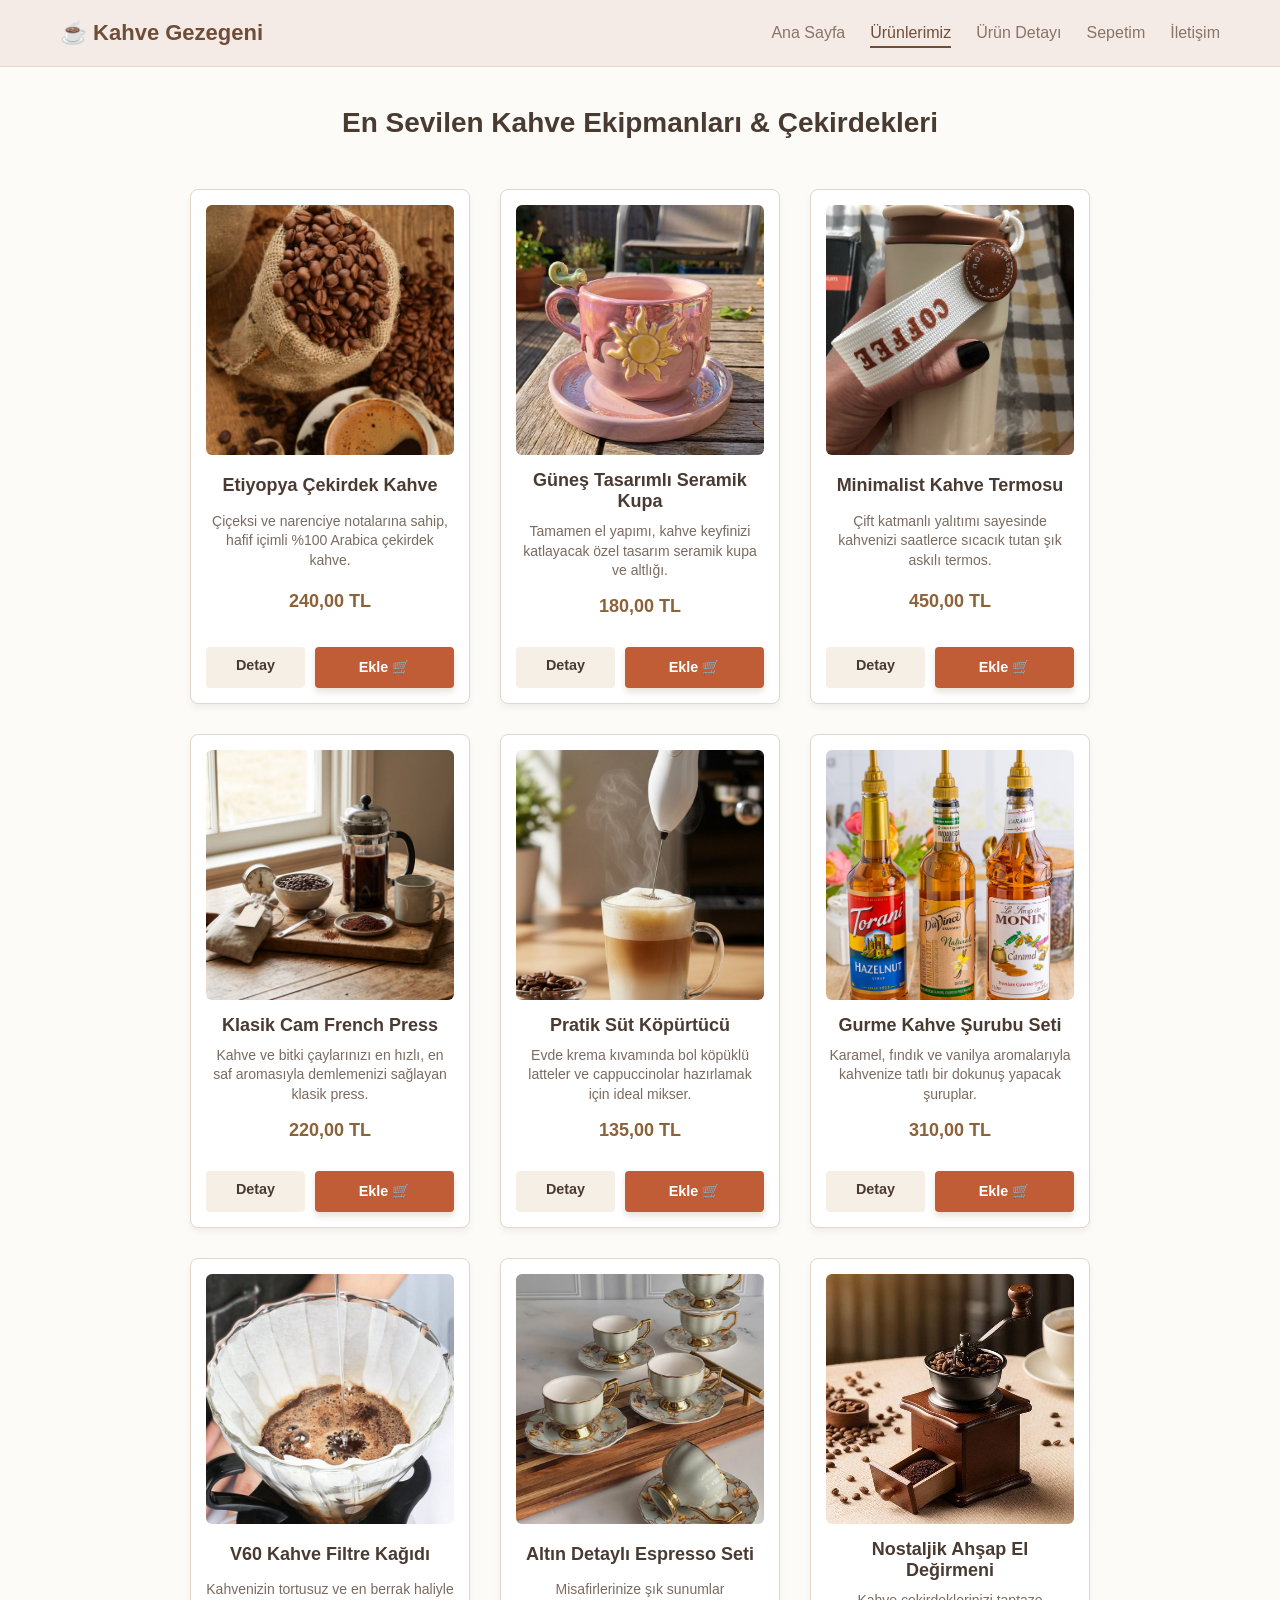
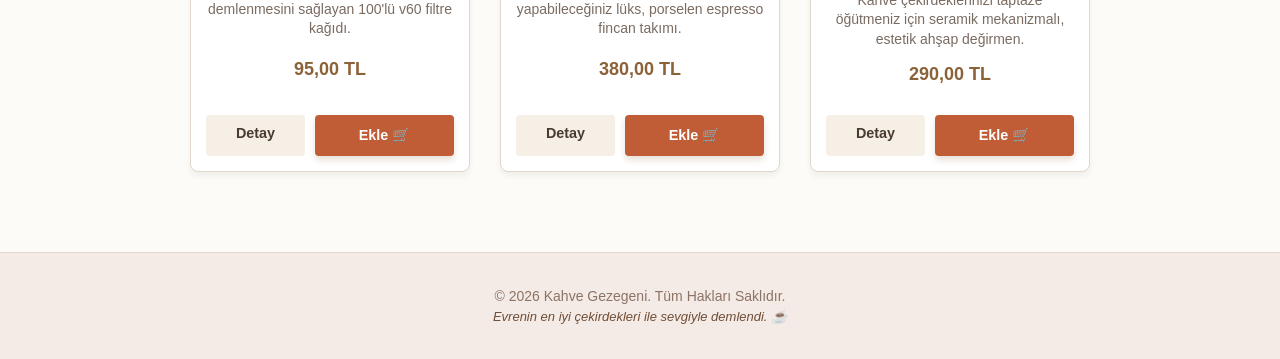
<file: pages/urunler.html>
<!DOCTYPE html>
<html lang="tr">
<head>
    <meta charset="UTF-8">
    <meta name="viewport" content="width=device-width, initial-scale=1.0">
    <title>Ürünlerimiz | Kahve Gezegeni</title>
    <link rel="stylesheet" href="../styles/style.css">
</head>
<body>

    <nav class="navbar">
        <div class="nav-container">
            <a href="../index.html" class="logo">☕ Kahve Gezegeni</a>
            <ul class="nav-links">
                <li><a href="../index.html">Ana Sayfa</a></li>
                <li><a href="urunler.html" class="active">Ürünlerimiz</a></li>
                <li><a href="cekirdek-detay.html">Ürün Detayı</a></li>
                <li><a href="sepet.html">Sepetim</a></li>
                <li><a href="iletisim.html">İletişim</a></li>
            </ul>
        </div>
    </nav>

    <section class="products-section">
        <h2 class="section-title" style="text-align: center; margin-bottom: 30px;">En Sevilen Kahve Ekipmanları & Çekirdekleri</h2>
        
        <div class="products-container">
            
            <div class="product-card" data-ad="Etiyopya Çekirdek Kahve" data-fiyat="240" data-resim="img/cekirdek.png">
                <div class="product-image-box">
                    <img src="../img/cekirdek.png" alt="Etiyopya Kahvesi" class="product-img">
                </div>
                <h3>Etiyopya Çekirdek Kahve</h3>
                <p class="product-desc">Çiçeksi ve narenciye notalarına sahip, hafif içimli %100 Arabica çekirdek kahve.</p>
                <p class="product-price">240,00 TL</p>
                <div class="product-actions" style="display: flex; gap: 10px; margin-top: 15px;">
                    <a href="cekirdek-detay.html" class="view-detail-btn" style="flex: 1; text-align: center; text-decoration: none; padding: 10px; background: #f5efe6; color: #4a3b32; border-radius: 4px; font-weight: bold; font-size: 0.9rem;">Detay</a>
                    <button class="add-to-cart-btn" style="flex: 1; background: #c05c36; color: white; border: none; border-radius: 4px; cursor: pointer; font-weight: bold; font-size: 0.9rem;">Ekle 🛒</button>
                </div>
            </div>

            <div class="product-card" data-ad="Güneş Tasarımlı Seramik Kupa" data-fiyat="180" data-resim="img/kupa.jpg">
                <div class="product-image-box">
                    <img src="../img/kupa.jpg" alt="Tasarım Kupa" class="product-img">
                </div>
                <h3>Güneş Tasarımlı Seramik Kupa</h3>
                <p class="product-desc">Tamamen el yapımı, kahve keyfinizi katlayacak özel tasarım seramik kupa ve altlığı.</p>
                <p class="product-price">180,00 TL</p>
                <div class="product-actions" style="display: flex; gap: 10px; margin-top: 15px;">
                    <a href="kupa-detay.html" class="view-detail-btn" style="flex: 1; text-align: center; text-decoration: none; padding: 10px; background: #f5efe6; color: #4a3b32; border-radius: 4px; font-weight: bold; font-size: 0.9rem;">Detay</a>
                    <button class="add-to-cart-btn" style="flex: 1; background: #c05c36; color: white; border: none; border-radius: 4px; cursor: pointer; font-weight: bold; font-size: 0.9rem;">Ekle 🛒</button>
                </div>
            </div>

            <div class="product-card" data-ad="Minimalist Kahve Termosu" data-fiyat="450" data-resim="img/termos.jpg">
                <div class="product-image-box">
                    <img src="../img/termos.jpg" alt="Kahve Termosu" class="product-img">
                </div>
                <h3>Minimalist Kahve Termosu</h3>
                <p class="product-desc">Çift katmanlı yalıtımı sayesinde kahvenizi saatlerce sıcacık tutan şık askılı termos.</p>
                <p class="product-price">450,00 TL</p>
                <div class="product-actions" style="display: flex; gap: 10px; margin-top: 15px;">
                    <a href="termos-detay.html" class="view-detail-btn" style="flex: 1; text-align: center; text-decoration: none; padding: 10px; background: #f5efe6; color: #4a3b32; border-radius: 4px; font-weight: bold; font-size: 0.9rem;">Detay</a>
                    <button class="add-to-cart-btn" style="flex: 1; background: #c05c36; color: white; border: none; border-radius: 4px; cursor: pointer; font-weight: bold; font-size: 0.9rem;">Ekle 🛒</button>
                </div>
            </div>

            <div class="product-card" data-ad="Klasik Cam French Press" data-fiyat="220" data-resim="img/frenchpress.jpg">
                <div class="product-image-box">
                    <img src="../img/frenchpress.jpg" alt="French Press" class="product-img">
                </div>
                <h3>Klasik Cam French Press</h3>
                <p class="product-desc">Kahve ve bitki çaylarınızı en hızlı, en saf aromasıyla demlemenizi sağlayan klasik press.</p>
                <p class="product-price">220,00 TL</p>
                <div class="product-actions" style="display: flex; gap: 10px; margin-top: 15px;">
                    <a href="frenchpress-detay.html" class="view-detail-btn" style="flex: 1; text-align: center; text-decoration: none; padding: 10px; background: #f5efe6; color: #4a3b32; border-radius: 4px; font-weight: bold; font-size: 0.9rem;">Detay</a>
                    <button class="add-to-cart-btn" style="flex: 1; background: #c05c36; color: white; border: none; border-radius: 4px; cursor: pointer; font-weight: bold; font-size: 0.9rem;">Ekle 🛒</button>
                </div>
            </div>

            <div class="product-card" data-ad="Pratik Süt Köpürtücü" data-fiyat="135" data-resim="img/kopurtucu.jpg">
                <div class="product-image-box">
                    <img src="../img/kopurtucu.jpg" alt="Süt Köpürtücü" class="product-img">
                </div>
                <h3>Pratik Süt Köpürtücü</h3>
                <p class="product-desc">Evde krema kıvamında bol köpüklü latteler ve cappuccinolar hazırlamak için ideal mikser.</p>
                <p class="product-price">135,00 TL</p>
                <div class="product-actions" style="display: flex; gap: 10px; margin-top: 15px;">
                    <a href="kopurtucu-detay.html" class="view-detail-btn" style="flex: 1; text-align: center; text-decoration: none; padding: 10px; background: #f5efe6; color: #4a3b32; border-radius: 4px; font-weight: bold; font-size: 0.9rem;">Detay</a>
                    <button class="add-to-cart-btn" style="flex: 1; background: #c05c36; color: white; border: none; border-radius: 4px; cursor: pointer; font-weight: bold; font-size: 0.9rem;">Ekle 🛒</button>
                </div>
            </div>

            <div class="product-card" data-ad="Gurme Kahve Şurubu Seti" data-fiyat="310" data-resim="img/surup.jpg">
                <div class="product-image-box">
                    <img src="../img/surup.jpg" alt="Kahve Şurupları" class="product-img">
                </div>
                <h3>Gurme Kahve Şurubu Seti</h3>
                <p class="product-desc">Karamel, fındık ve vanilya aromalarıyla kahvenize tatlı bir dokunuş yapacak şuruplar.</p>
                <p class="product-price">310,00 TL</p>
                <div class="product-actions" style="display: flex; gap: 10px; margin-top: 15px;">
                    <a href="surup-detay.html" class="view-detail-btn" style="flex: 1; text-align: center; text-decoration: none; padding: 10px; background: #f5efe6; color: #4a3b32; border-radius: 4px; font-weight: bold; font-size: 0.9rem;">Detay</a>
                    <button class="add-to-cart-btn" style="flex: 1; background: #c05c36; color: white; border: none; border-radius: 4px; cursor: pointer; font-weight: bold; font-size: 0.9rem;">Ekle 🛒</button>
                </div>
            </div>

            <div class="product-card" data-ad="V60 Kahve Filtre Kağıdı" data-fiyat="95" data-resim="img/kagit.jpg">
                <div class="product-image-box">
                    <img src="../img/kagit.jpg" alt="Filtre Kağıdı" class="product-img">
                </div>
                <h3>V60 Kahve Filtre Kağıdı</h3>
                <p class="product-desc">Kahvenizin tortusuz ve en berrak haliyle demlenmesini sağlayan 100'lü v60 filtre kağıdı.</p>
                <p class="product-price">95,00 TL</p>
                <div class="product-actions" style="display: flex; gap: 10px; margin-top: 15px;">
                    <a href="kagit-detay.html" class="view-detail-btn" style="flex: 1; text-align: center; text-decoration: none; padding: 10px; background: #f5efe6; color: #4a3b32; border-radius: 4px; font-weight: bold; font-size: 0.9rem;">Detay</a>
                    <button class="add-to-cart-btn" style="flex: 1; background: #c05c36; color: white; border: none; border-radius: 4px; cursor: pointer; font-weight: bold; font-size: 0.9rem;">Ekle 🛒</button>
                </div>
            </div>

            <div class="product-card" data-ad="Altın Detaylı Espresso Seti" data-fiyat="380" data-resim="img/fincan.jpg">
                <div class="product-image-box">
                    <img src="../img/fincan.jpg" alt="Espresso Fincan Seti" class="product-img">
                </div>
                <h3>Altın Detaylı Espresso Seti</h3>
                <p class="product-desc">Misafirlerinize şık sunumlar yapabileceğiniz lüks, porselen espresso fincan takımı.</p>
                <p class="product-price">380,00 TL</p>
                <div class="product-actions" style="display: flex; gap: 10px; margin-top: 15px;">
                    <a href="fincan-detay.html" class="view-detail-btn" style="flex: 1; text-align: center; text-decoration: none; padding: 10px; background: #f5efe6; color: #4a3b32; border-radius: 4px; font-weight: bold; font-size: 0.9rem;">Detay</a>
                    <button class="add-to-cart-btn" style="flex: 1; background: #c05c36; color: white; border: none; border-radius: 4px; cursor: pointer; font-weight: bold; font-size: 0.9rem;">Ekle 🛒</button>
                </div>
            </div>

            <div class="product-card" data-ad="Nostaljik Ahşap El Değirmeni" data-fiyat="290" data-resim="img/degirmen.jpg">
                <div class="product-image-box">
                    <img src="../img/degirmen.jpg" alt="Kahve Değirmeni" class="product-img">
                </div>
                <h3>Nostaljik Ahşap El Değirmeni</h3>
                <p class="product-desc">Kahve çekirdeklerinizi taptaze öğütmeniz için seramik mekanizmalı, estetik ahşap değirmen.</p>
                <p class="product-price">290,00 TL</p>
                <div class="product-actions" style="display: flex; gap: 10px; margin-top: 15px;">
                    <a href="degirmen-detay.html" class="view-detail-btn" style="flex: 1; text-align: center; text-decoration: none; padding: 10px; background: #f5efe6; color: #4a3b32; border-radius: 4px; font-weight: bold; font-size: 0.9rem;">Detay</a>
                    <button class="add-to-cart-btn" style="flex: 1; background: #c05c36; color: white; border: none; border-radius: 4px; cursor: pointer; font-weight: bold; font-size: 0.9rem;">Ekle 🛒</button>
                </div>
            </div>

        </div>
    </section>

    <footer class="footer">
        <div class="footer-container">
            <p>&copy; 2026 Kahve Gezegeni. Tüm Hakları Saklıdır.</p>
            <p class="footer-credit">Evrenin en iyi çekirdekleri ile sevgiyle demlendi. ☕</p>
        </div>
    </footer>

    <script src="../scripts/myscript.js"></script>
</body>
</html>
</file>
<file: styles/style.css>
* {
    margin: 0;
    padding: 0;
    box-sizing: border-box;
    font-family: 'Segoe UI', Tahoma, Geneva, Verdana, sans-serif;
}

body {
    background-color: #FDFBF7; 
    color: #4A3B32;            
}

.navbar {
    background-color: #F5EBE6; 
    border-bottom: 1px solid #E6D7CE; 
    position: sticky;
    top: 0;
    z-index: 1000;
}

.nav-container {
    max-width: 1200px;
    margin: 0 auto;
    display: flex;             
    justify-content: space-between; 
    align-items: center;
    padding: 20px;
}

.logo {
    font-size: 22px;
    font-weight: bold;
    color: #6F4E37;            
    text-decoration: none;
}

.nav-links {
    list-style: none;
    display: flex;             
    gap: 25px;                
}

.nav-links a {
    text-decoration: none;
    color: #8B7365;            
    font-weight: 500;
    transition: color 0.3s ease;
}

.nav-links a:hover {
    color: #6F4E37;           
}

.nav-links a.active {
    color: #6F4E37;
    border-bottom: 2px solid #6F4E37;
    padding-bottom: 5px;
}

/* ==========================================================================
   GİRİŞ (HERO) KAPAK ALANI
   ========================================================================== */
.hero-section {
    background-image: linear-gradient(rgba(74, 59, 50, 0.55), rgba(74, 59, 50, 0.55)), url('https://images.unsplash.com/photo-1507133750040-4a8f57021571?q=80&w=1920&auto=format&fit=crop');
    background-size: cover;
    background-position: center;
    background-repeat: no-repeat;
    height: 70vh; 
    display: flex; 
    justify-content: center;
    align-items: center;
    text-align: center;
    padding: 20px;
}

.hero-content h1 {
    color: #FDFBF7; 
    font-size: 42px;
    margin-bottom: 15px;
    font-weight: 700;
}

.hero-content p {
    color: #F5EBE6;
    font-size: 18px;
    max-width: 600px;
    margin: 0 auto 30px auto;
}

.hero-btn {
    display: inline-block;
    padding: 12px 30px;
    background-color: #6F4E37; 
    color: #FDFBF7;
    text-decoration: none;
    font-weight: 600;
    border-radius: 30px; 
    transition: all 0.3s ease;
}

.hero-btn:hover {
    background-color: #F5EBE6;
    color: #6F4E37;
    transform: translateY(-3px); 
}

.quiz-section {
    padding: 60px 20px;
    background-color: #FDFBF7; 
}

.quiz-container {
    max-width: 700px;
    margin: 0 auto;
    background-color: #F5EBE6; 
    padding: 40px;
    border-radius: 20px;     
    box-shadow: 0 5px 15px rgba(111, 78, 55, 0.05); 
    text-align: center;
}

.quiz-container h2 {
    color: #6F4E37;            
    font-size: 26px;
    margin-bottom: 10px;
}

.quiz-subtitle {
    color: #8B7365;
    font-size: 15px;
    margin-bottom: 30px;
}

.question-text {
    font-size: 18px;
    font-weight: 600;
    color: #4A3B32;
    margin-bottom: 25px;
}

.quiz-options {
    display: flex;           
    flex-direction: column;    
    gap: 12px;
}

.quiz-btn {
    background-color: #FDFBF7; 
    color: #4A3B32;
    border: 1px solid #E6D7CE;
    padding: 15px 20px;
    font-size: 15px;
    font-weight: 500;
    border-radius: 10px;
    cursor: pointer;
    transition: all 0.2s ease;
    text-align: left;        
}

.quiz-btn:hover {
    background-color: #6F4E37; 
    color: #FDFBF7;
    border-color: #6F4E37;
    transform: translateX(5px);
}

#result-box {
    padding: 10px;
}

#result-title {
    font-size: 22px;
    color: #6F4E37;
    margin-bottom: 15px;
}

#result-desc {
    font-size: 16px;
    color: #4A3B32;
    line-height: 1.6;
    margin-bottom: 25px;
}

.restart-btn {
    background-color: #8B7365;
    color: #FDFBF7;
    border: none;
    padding: 12px 25px;
    font-size: 14px;
    font-weight: 600;
    border-radius: 25px;
    cursor: pointer;
    transition: background 0.3s;
}

.restart-btn:hover {
    background-color: #6F4E37;
}

.hidden {
    display: none !important;
}


.footer {
    background-color: #F5EBE6; 
    color: #8B7365;            
    padding: 30px 20px;
    text-align: center;
    border-top: 1px solid #E6D7CE;
    font-size: 14px;
    margin-top: 40px;          
}

.footer-container p {
    margin: 5px 0;
}

.footer-credit {
    font-style: italic;
    font-size: 13px;
    color: #6F4E37;           
}

.section-title {
    text-align: center;
    margin: 40px 0 20px 0;
    color: #4a3b32;
    font-size: 28px;
}


.products-container {
    display: flex;
    flex-wrap: wrap;       
    justify-content: center;
    gap: 30px;            
    padding: 20px;
    max-width: 1200px;
    margin: 0 auto 60px auto;
}

.product-card {
    background-color: #fff;
    border: 1px solid #e2d7cd;
    border-radius: 8px;
    width: 280px;        
    padding: 15px;
    text-align: center;
    box-shadow: 0 4px 6px rgba(0,0,0,0.05);
    display: flex;
    flex-direction: column; 
    justify-content: space-between;
    transition: transform 0.2s;
}

.product-card:hover {
    transform: translateY(-5px);
}


.product-image-box {
    width: 100%;
    height: 250px;        
    overflow: hidden;    
    border-radius: 6px;
    margin-bottom: 15px;
    background-color: #fcfbfa;
}


.product-img {
    width: 100%;
    height: 100%;
    object-fit: cover;     
}

.product-card h3 {
    font-size: 18px;
    color: #4a3b32;
    margin-bottom: 10px;
}

.product-desc {
    font-size: 14px;
    color: #7a6b61;
    margin-bottom: 15px;
    line-height: 1.4;
}

.product-price {
    font-size: 18px;
    font-weight: bold;
    color: #8c6239;
    margin-bottom: 15px;
}

.view-detail-btn {
    display: block;
    background-color: #8c6239;
    color: #fff;
    text-decoration: none;
    padding: 10px;
    border-radius: 5px;
    font-size: 14px;
    font-weight: bold;
    transition: background-color 0.2s;
}

.view-detail-btn:hover {
    background-color: #6f4e2d;
}

.detail-section {
    padding: 60px 20px;
    background-color: #fcfbfa;
}

/* Sol ve sağ tarafı yan yana dizen ana Flexbox kutusu */
.detail-container {
    display: flex;
    flex-wrap: wrap;         /* Ekran küçülünce alt alta geçsinler */
    gap: 50px;               /* Resim ve yazı kutusu arasındaki boşluk */
    max-width: 1000px;
    margin: 0 auto;
    background-color: #fff;
    padding: 30px;
    border-radius: 12px;
    box-shadow: 0 4px 15px rgba(0,0,0,0.05);
    align-items: center;     /* Dikeyde ortala */
}

/* Sol Taraf: Resim Kutusu */
.detail-image-box {
    flex: 1;                 /* Eşit alan kaplasınlar */
    min-width: 300px;        /* Küçük ekranlarda minimum genişlik */
    max-width: 450px;
    border-radius: 8px;
    overflow: hidden;
}

/* Detay sayfasındaki büyük kupa resmi */
.detail-img {
    width: 100%;
    height: auto;
    display: block;
    object-fit: cover;
    box-shadow: 0 2px 8px rgba(0,0,0,0.1);
}

/* Sağ Taraf: İçerik Kutusu */
.detail-content-box {
    flex: 12;                /* İçeriğe biraz daha geniş alan verdik */
    min-width: 300px;
}

/* Kategori Etiketi (Özel Tasarım Ekipmanlar yazısı) */
.category-badge {
    display: inline-block;
    background-color: #f5ebe0;
    color: #8c6239;
    padding: 5px 12px;
    border-radius: 15px;
    font-size: 12px;
    font-weight: bold;
    margin-bottom: 15px;
}

/* Ürün Başlığı */
.detail-title {
    font-size: 32px;
    color: #4a3b32;
    margin-bottom: 15px;
}

/* Ürün Fiyatı */
.detail-price {
    font-size: 26px;
    font-weight: bold;
    color: #8c6239;
    margin-bottom: 20px;
}

/* Ürün Açıklama Yazısı */
.detail-desc {
    font-size: 16px;
    color: #615349;
    line-height: 1.6;
    margin-bottom: 25px;
}

/* Stok Durumu Alanı */
.product-status {
    margin-bottom: 25px;
    font-size: 15px;
}

.in-stock {
    color: #2a9d8f;          /* Tatlı bir yeşil */
    font-weight: bold;
}

/* Satın Alma Bölümü (Adet ve Buton yan yana) */
.purchase-area {
    display: flex;
    align-items: center;
    gap: 20px;
    flex-wrap: wrap;
}

/* Adet Seçim Kutusu */
.quantity-box {
    display: flex;
    align-items: center;
    gap: 10px;
    font-weight: bold;
    color: #4a3b32;
}

.quantity-box input {
    width: 60px;
    padding: 8px;
    border: 1px solid #e2d7cd;
    border-radius: 5px;
    text-align: center;
    font-size: 16px;
}

/* Sepete Ekle Butonu */
.add-to-cart-btn {
    background-color: #8c6239;
    color: #fff;
    text-decoration: none;
    padding: 12px 30px;
    border-radius: 6px;
    font-size: 16px;
    font-weight: bold;
    transition: background-color 0.2s;
    box-shadow: 0 4px 6px rgba(140, 98, 57, 0.2);
}

.add-to-cart-btn:hover {
    background-color: #6f4e2d;
}
</file>
